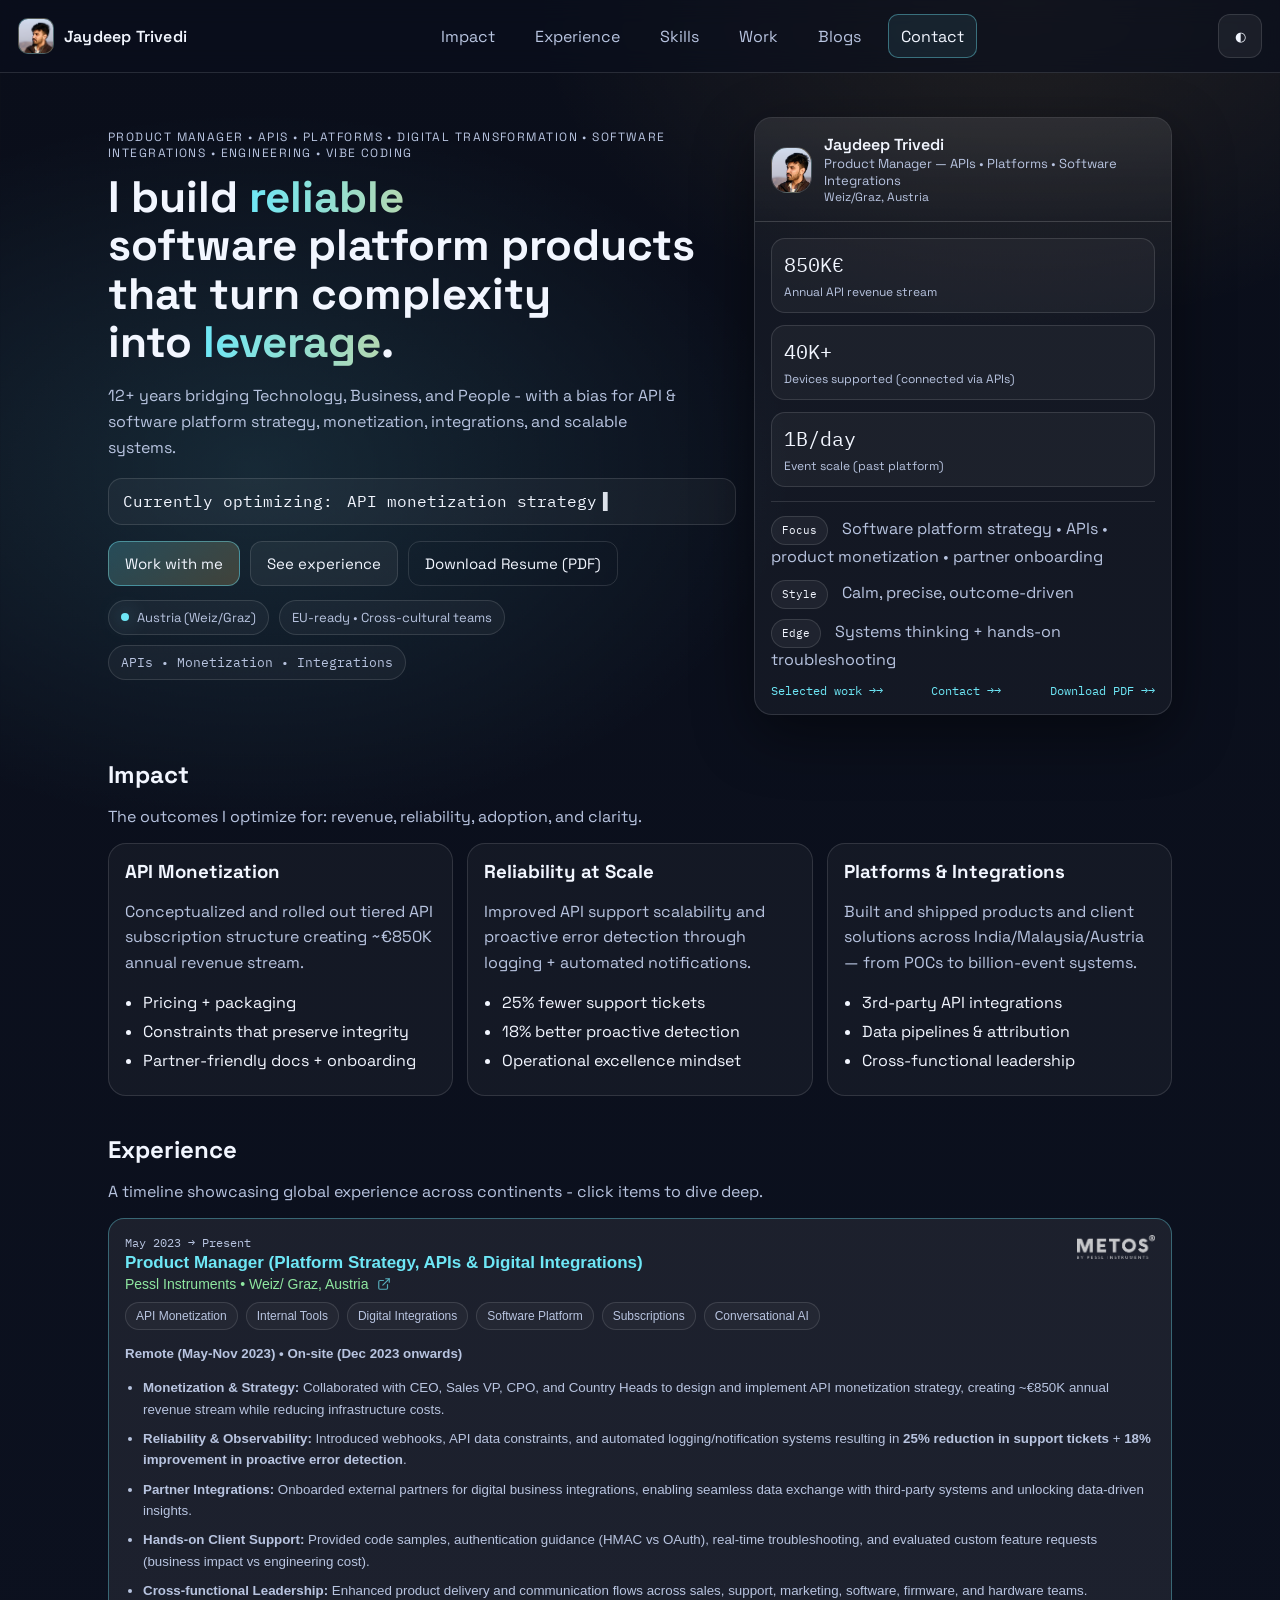
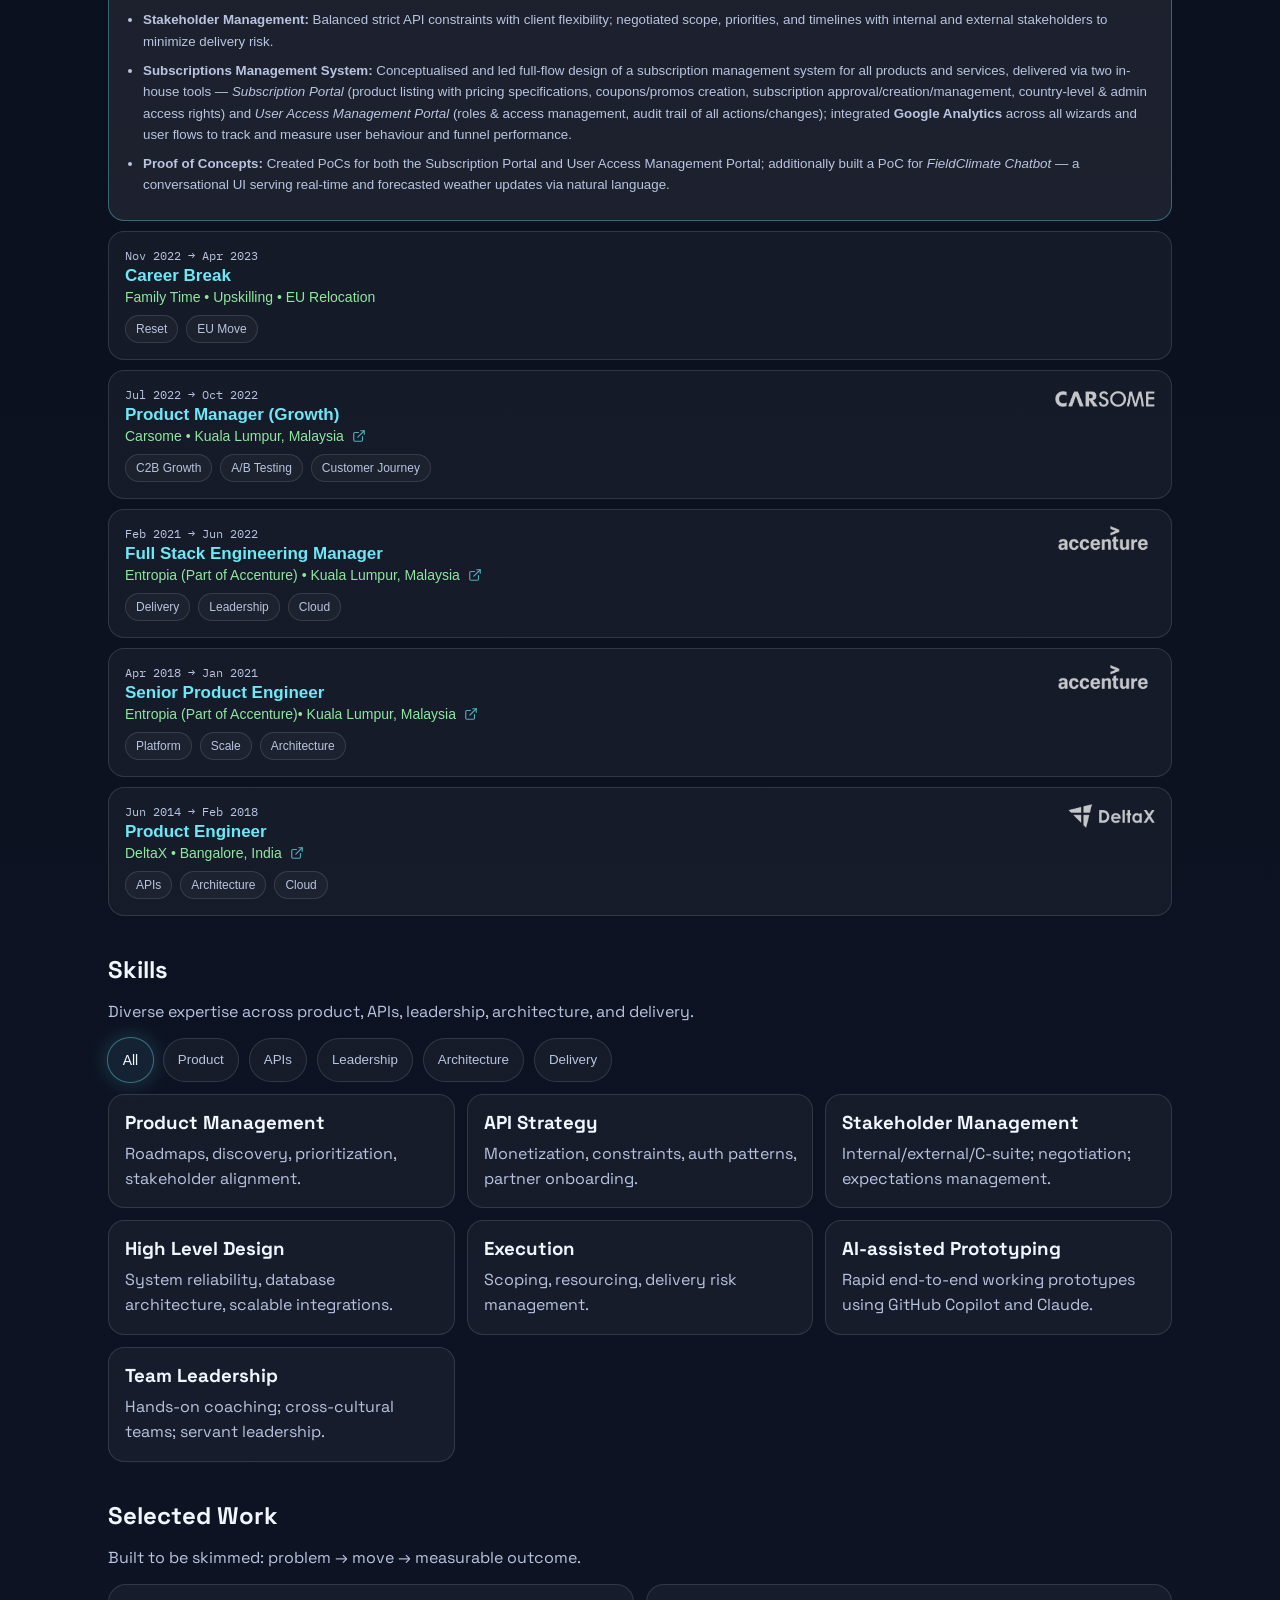
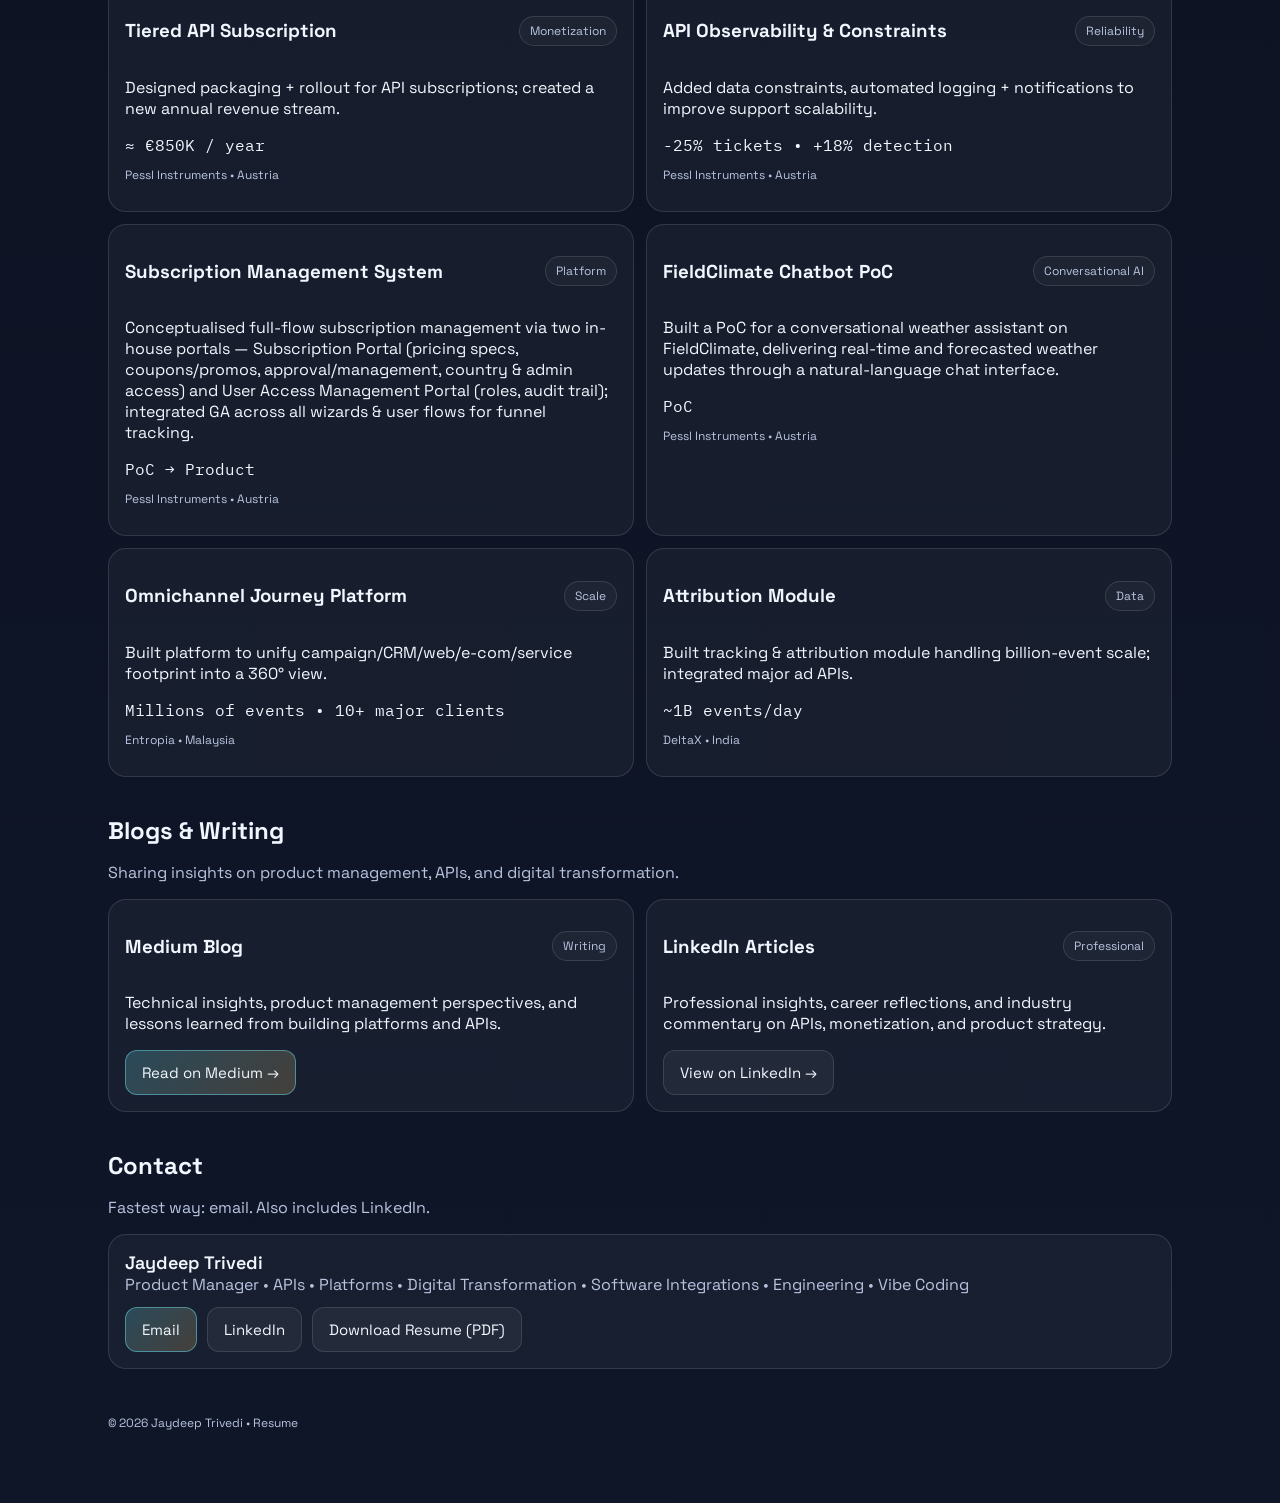
<file: index.html>
<!doctype html>
<html lang="en">
<head>
  <meta charset="utf-8" />
  <meta name="viewport" content="width=device-width, initial-scale=1" />
  <title>Jaydeep Trivedi — Product Manager (APIs, Platforms, Digital Transformation)</title>
  <meta name="description" content="One-page resume: Product Manager focused on APIs, platforms, digital transformation, monetization, and integrations." />
  <link rel="preconnect" href="https://fonts.googleapis.com">
  <link rel="preconnect" href="https://fonts.gstatic.com" crossorigin>
  <link href="https://fonts.googleapis.com/css2?family=Space+Grotesk:wght@400;500;600&family=IBM+Plex+Mono:wght@400;500&display=swap" rel="stylesheet">
  <link rel="stylesheet" href="styles.css" />
</head>

<body>
  <div id="scrollProgress" aria-hidden="true"></div>

  <header class="topbar">
    <a class="brand" href="#top">
      <span class="brandMark" aria-hidden="true">
        <img src="logos/jd_photo.jpg" alt="Jaydeep Trivedi" class="brandPhoto">
      </span>
      <span class="brandText">Jaydeep Trivedi</span>
    </a>

    <nav class="nav">
      <a href="#impact">Impact</a>
      <a href="#experience">Experience</a>
      <a href="#skills">Skills</a>
      <a href="#work">Work</a>
      <a href="#blogs">Blogs</a>
      <!-- <a href="#photo">Photography</a> -->
      <a href="#contact" class="cta">Contact</a>
    </nav>

    <button id="themeBtn" class="iconBtn" type="button" aria-label="Toggle theme">
      <span class="iconMoon" aria-hidden="true">◐</span>
    </button>
  </header>

  <main id="top" class="page">
    <!-- HERO -->
    <section class="hero">
      <div class="heroGrid">
        <div class="heroCopy">
          <p class="kicker">Product Manager • APIs • Platforms • Digital Transformation • Software Integrations • Engineering • Vibe Coding</p>

          <h1>
            I build <span class="glow">reliable</span> <br/>software platform products<br/>
            that turn complexity <br>into <span class="glow">leverage</span>.
          </h1>

          <p class="sub">
            12+ years bridging Technology, Business, and People - with a bias for
            API & software platform strategy, monetization, integrations, and scalable systems.
          </p>

          <div class="rotator">
            <span class="mono">Currently optimizing:</span>
            <span class="typewrap">
              <span id="typeTarget" class="typeTarget" aria-live="polite"></span>
              <span class="cursor" aria-hidden="true">▍</span>
            </span>
          </div>

          <div class="heroButtons">
            <a class="btn primary" href="#contact">Work with me</a>
            <a class="btn" href="#experience">See experience</a>
            <a class="btn ghost" href="Jaydeep_Trivedi_Resume_2026.html" target="_blank" rel="noreferrer">Download Resume (PDF)</a>
          </div>

          <div class="metaRow">
            <div class="pill"><span class="dot"></span> Austria (Weiz/Graz)</div>
            <div class="pill">EU-ready • Cross-cultural teams</div>
            <div class="pill mono">APIs • Monetization • Integrations</div>
          </div>
        </div>

        <aside class="heroCard">
          <div class="cardTop">
            <div class="avatar" aria-hidden="true">
              <img src="logos/jd_photo.jpg" alt="Jaydeep Trivedi" class="avatarImg">
            </div>
            <div>
              <div class="name">Jaydeep Trivedi</div>
              <div class="role">Product Manager — APIs • Platforms • Software Integrations</div>
              <div class="tiny">Weiz/Graz, Austria</div>
            </div>
          </div>

          <div class="cardBody">
            <div class="statGrid">
              <div class="stat">
                <div class="statNum" data-count="850" data-suffix="K€">0</div>
                <div class="statLbl">Annual API revenue stream</div>
              </div>
              <div class="stat">
                <div class="statNum" data-count="40000" data-suffix="+">0</div>
                <div class="statLbl">Devices supported (connected via APIs)</div>
              </div>
              <div class="stat">
                <div class="statNum" data-count="1000000000" data-suffix="/day">0</div>
                <div class="statLbl">Event scale (past platform)</div>
              </div>
            </div>

            <hr class="sep"/>

            <div class="miniList">
              <div class="miniItem">
                <span class="badge">Focus</span>
                <span>Software platform strategy • APIs • product monetization • partner onboarding</span>
              </div>
              <div class="miniItem">
                <span class="badge">Style</span>
                <span>Calm, precise, outcome-driven</span>
              </div>
              <div class="miniItem">
                <span class="badge">Edge</span>
                <span>Systems thinking + hands-on troubleshooting</span>
              </div>
            </div>

            <div class="cardLinks">
              <a href="#work" class="link">Selected work →</a>
              <a href="#contact" class="link">Contact →</a>
              <a href="Jaydeep_Trivedi_Resume_2026.html" target="_blank" rel="noreferrer" class="link">Download PDF →</a>
            </div>
          </div>
        </aside>
      </div>
    </section>

    <!-- IMPACT -->
    <section id="impact" class="section">
      <div class="sectionHead">
        <h2>Impact</h2>
        <p class="muted">The outcomes I optimize for: revenue, reliability, adoption, and clarity.</p>
      </div>

      <div class="cards3">
        <article class="card">
          <h3>API Monetization</h3>
          <p>Conceptualized and rolled out tiered API subscription structure creating ~€850K annual revenue stream.</p>
          <ul>
            <li>Pricing + packaging</li>
            <li>Constraints that preserve integrity</li>
            <li>Partner-friendly docs + onboarding</li>
          </ul>
        </article>

        <article class="card">
          <h3>Reliability at Scale</h3>
          <p>Improved API support scalability and proactive error detection through logging + automated notifications.</p>
          <ul>
            <li>25% fewer support tickets</li>
            <li>18% better proactive detection</li>
            <li>Operational excellence mindset</li>
          </ul>
        </article>

        <article class="card">
          <h3>Platforms & Integrations</h3>
          <p>Built and shipped products and client solutions across India/Malaysia/Austria — from POCs to billion-event systems.</p>
          <ul>
            <li>3rd-party API integrations</li>
            <li>Data pipelines & attribution</li>
            <li>Cross-functional leadership</li>
          </ul>
        </article>
      </div>
    </section>

    <!-- EXPERIENCE -->
    <section id="experience" class="section">
      <div class="sectionHead">
        <h2>Experience</h2>
        <p class="muted">A timeline showcasing global experience across continents - click items to dive deep.</p>
      </div>

      <div class="timeline" id="timeline">
        <button class="titem" data-open="true">
          <a href="https://metos.global/en/#" target="_blank" rel="noreferrer" class="companyLogoLink companyLogoTopRight" title="Visit Metos" onclick="event.stopPropagation();">
            <img src="logos/metos-green-logo.png" alt="Metos Logo" class="companyLogo" onerror="this.style.display='none'">
          </a>
          <div class="tleft">
            <div class="twhen">May 2023 → Present</div>
            <div class="trole">Product Manager (Platform Strategy, APIs & Digital Integrations)</div>
            <div class="torg">
              Pessl Instruments • Weiz/ Graz, Austria
              <a href="https://metos.global/en/#" target="_blank" rel="noreferrer" class="companyLink" title="Visit Metos" onclick="event.stopPropagation();">
                <svg width="14" height="14" viewBox="0 0 24 24" fill="none" stroke="currentColor" stroke-width="2" stroke-linecap="round" stroke-linejoin="round">
                  <path d="M18 13v6a2 2 0 0 1-2 2H5a2 2 0 0 1-2-2V8a2 2 0 0 1 2-2h6"></path>
                  <polyline points="15 3 21 3 21 9"></polyline>
                  <line x1="10" y1="14" x2="21" y2="3"></line>
                </svg>
              </a>
            </div>
          </div>
          <div class="tright">
            <span class="tag">API Monetization</span>
            <span class="tag">Internal Tools</span>
            <span class="tag">Digital Integrations</span>
            <span class="tag">Software Platform</span>
            <span class="tag">Subscriptions</span>
            <span class="tag">Conversational AI</span>
          </div>
          <div class="tbody">
            <p class="muted"><strong>Remote (May-Nov 2023) • On-site (Dec 2023 onwards)</strong></p>
            <ul>
              <li><strong>Monetization & Strategy:</strong> Collaborated with CEO, Sales VP, CPO, and Country Heads to design and implement API monetization strategy, creating ~€850K annual revenue stream while reducing infrastructure costs.</li>
              <li><strong>Reliability & Observability:</strong> Introduced webhooks, API data constraints, and automated logging/notification systems resulting in <strong>25% reduction in support tickets</strong> + <strong>18% improvement in proactive error detection</strong>.</li>
              <li><strong>Partner Integrations:</strong> Onboarded external partners for digital business integrations, enabling seamless data exchange with third-party systems and unlocking data-driven insights.</li>
              <li><strong>Hands-on Client Support:</strong> Provided code samples, authentication guidance (HMAC vs OAuth), real-time troubleshooting, and evaluated custom feature requests (business impact vs engineering cost).</li>
              <li><strong>Cross-functional Leadership:</strong> Enhanced product delivery and communication flows across sales, support, marketing, software, firmware, and hardware teams.</li>
              <li><strong>Stakeholder Management:</strong> Balanced strict API constraints with client flexibility; negotiated scope, priorities, and timelines with internal and external stakeholders to minimize delivery risk.</li>
              <li><strong>Subscriptions Management System:</strong> Conceptualised and led full-flow design of a subscription management system for all products and services, delivered via two in-house tools — <em>Subscription Portal</em> (product listing with pricing specifications, coupons/promos creation, subscription approval/creation/management, country-level &amp; admin access rights) and <em>User Access Management Portal</em> (roles &amp; access management, audit trail of all actions/changes); integrated <strong>Google Analytics</strong> across all wizards and user flows to track and measure user behaviour and funnel performance.</li>
              <li><strong>Proof of Concepts:</strong> Created PoCs for both the Subscription Portal and User Access Management Portal; additionally built a PoC for <em>FieldClimate Chatbot</em> — a conversational UI serving real-time and forecasted weather updates via natural language.</li>
            </ul>
          </div>
        </button>

        <button class="titem">
          <div class="tleft">
            <div class="twhen">Nov 2022 → Apr 2023</div>
            <div class="trole">Career Break</div>
            <div class="torg">Family Time • Upskilling • EU Relocation</div>
          </div>
          <div class="tright"><span class="tag">Reset</span><span class="tag">EU Move</span></div>
          <div class="tbody">
            <p class="muted">Intentional pause for family time, upskilling in product management and AI/ML technologies, and successful relocation from Malaysia to Austria (EU).</p>
          </div>
        </button>

        <button class="titem">
          <a href="https://www.carsome.my/" target="_blank" rel="noreferrer" class="companyLogoLink companyLogoTopRight" title="Visit Carsome" onclick="event.stopPropagation();">
            <img src="logos/carsome-logo.png" alt="Carsome Logo" class="companyLogo" onerror="this.style.display='none'">
          </a>
          <div class="tleft">
            <div class="twhen">Jul 2022 → Oct 2022</div>
            <div class="trole">Product Manager (Growth)</div>
            <div class="torg">
              Carsome • Kuala Lumpur, Malaysia
              <a href="https://www.carsome.my/" target="_blank" rel="noreferrer" class="companyLink" title="Visit Carsome" onclick="event.stopPropagation();">
                <svg width="14" height="14" viewBox="0 0 24 24" fill="none" stroke="currentColor" stroke-width="2" stroke-linecap="round" stroke-linejoin="round">
                  <path d="M18 13v6a2 2 0 0 1-2 2H5a2 2 0 0 1-2-2V8a2 2 0 0 1 2-2h6"></path>
                  <polyline points="15 3 21 3 21 9"></polyline>
                  <line x1="10" y1="14" x2="21" y2="3"></line>
                </svg>
              </a>
            </div>
          </div>
          <div class="tright">
            <span class="tag">C2B Growth</span>
            <span class="tag">A/B Testing</span>
            <span class="tag">Customer Journey</span>
          </div>
          <div class="tbody">
            <ul>
              <li><strong>Roadmap Alignment:</strong> Collaborated with stakeholders across departments to align features, initiatives, and roadmap with company leadership's vision.</li>
              <li><strong>Customer Journey Optimization:</strong> Identified friction points in customer journey and built features to acquire new users and retain existing ones, improving conversion rates and KPIs.</li>
              <li><strong>Product Discovery (C2B):</strong> Conducted discovery research to ensure team focused on solving real user problems and iterated based on learnings.</li>
              <li><strong>A/B Testing & Research:</strong> Validated ideas through A/B testing and user research in collaboration with UI/UX, Product, and Branding teams.</li>
              <li><strong>Growth-to-Product Translation:</strong> Worked with digital marketing and branding teams to translate growth initiatives into actionable product features.</li>
              <li><strong>Scrum Facilitation:</strong> Led feature prioritization and scrum ceremonies with engineering manager and tech lead to empower high-quality team decisions.</li>
              <li><strong>Documentation:</strong> Created detailed PRDs defining functional capabilities and acceptance criteria for user stories.</li>
            </ul>
          </div>
        </button>

        <button class="titem">
          <a href="https://www.accenture.com/my-en" target="_blank" rel="noreferrer" class="companyLogoLink companyLogoTopRight" title="Visit Accenture" onclick="event.stopPropagation();">
            <img src="logos/accenture-logo.png" alt="Accenture Logo" class="companyLogo accenture" onerror="this.style.display='none'">
          </a>
          <div class="tleft">
            <div class="twhen">Feb 2021 → Jun 2022</div>
            <div class="trole">Full Stack Engineering Manager</div>
            <div class="torg">
              Entropia (Part of Accenture) • Kuala Lumpur, Malaysia
              <a href="https://www.accenture.com/my-en" target="_blank" rel="noreferrer" class="companyLink" title="Visit Accenture" onclick="event.stopPropagation();">
                <svg width="14" height="14" viewBox="0 0 24 24" fill="none" stroke="currentColor" stroke-width="2" stroke-linecap="round" stroke-linejoin="round">
                  <path d="M18 13v6a2 2 0 0 1-2 2H5a2 2 0 0 1-2-2V8a2 2 0 0 1 2-2h6"></path>
                  <polyline points="15 3 21 3 21 9"></polyline>
                  <line x1="10" y1="14" x2="21" y2="3"></line>
                </svg>
              </a>
            </div>
          </div>
          <div class="tright">
            <span class="tag">Delivery</span>
            <span class="tag">Leadership</span>
            <span class="tag">Cloud</span>
          </div>
          <div class="tbody">
            <p class="muted">Led engineering teams from ideation/requirements to deployment across multiple high-impact digital transformation projects:</p>
            <ul>
              <li><strong>AIA Insurance (Philippines):</strong> Built recommendation engine using persona & psychometric analysis. <em>Stack: Vue.js, Laravel, xVector, AWS (EC2 + LB + S3 + SES), MySQL</em></li>
              <li><strong>Heineken/Drinkies (Malaysia):</strong> Created online/offline data streams for user segmentation based on beer taste profiles and purchasing patterns. <em>Stack: .NET Core, AWS S3, Magento, AWS Neptune, AWS Lambda, AWS Athena</em></li>
              <li><strong>RHB Bank Berhad (Malaysia):</strong> Designed robust IC verification system with salary-based insurance product recommendations. <em>Stack: .NET Core MVC, JS, SQL Server, IIS</em></li>
              <li><strong>MDEC (Malaysia Government):</strong> Developed 3-portal system for marketing team & partners to approve/reject training applications from startups with automated profiling. <em>Stack: Vue.js, Laravel, MySQL, AWS (EC2 + S3 + SES)</em></li>
              <li>Managed full project lifecycle: architecture decisions, team leadership, stakeholder communication, and production deployment.</li>
            </ul>
          </div>
        </button>

        <button class="titem">
          <a href="https://www.accenture.com/my-en" target="_blank" rel="noreferrer" class="companyLogoLink companyLogoTopRight" title="Visit Accenture" onclick="event.stopPropagation();">
            <img src="logos/accenture-logo.png" alt="Accenture Logo" class="companyLogo accenture" onerror="this.style.display='none'">
          </a>
          <div class="tleft">
            <div class="twhen">Apr 2018 → Jan 2021</div>
            <div class="trole">Senior Product Engineer</div>
            <div class="torg">
              Entropia (Part of Accenture)• Kuala Lumpur, Malaysia
              <a href="https://www.accenture.com/my-en" target="_blank" rel="noreferrer" class="companyLink" title="Visit Accenture" onclick="event.stopPropagation();">
                <svg width="14" height="14" viewBox="0 0 24 24" fill="none" stroke="currentColor" stroke-width="2" stroke-linecap="round" stroke-linejoin="round">
                  <path d="M18 13v6a2 2 0 0 1-2 2H5a2 2 0 0 1-2-2V8a2 2 0 0 1 2-2h6"></path>
                  <polyline points="15 3 21 3 21 9"></polyline>
                  <line x1="10" y1="14" x2="21" y2="3"></line>
                </svg>
              </a>
            </div>
          </div>
          <div class="tright">
            <span class="tag">Platform</span>
            <span class="tag">Scale</span>
            <span class="tag">Architecture</span>
          </div>
          <div class="tbody">
            <p class="muted"><strong>Built "Elon"</strong> (omnichannel customer journey mapping platform integrating campaigns, CRM, website, e-commerce, customer service, and in-store data for 360° customer view.)</p>
            <ul>
              <li><strong>Scale & Impact:</strong> Handled <strong>millions of events</strong> for 10+ major clients (Heineken, AIA, Taylors, Sime Darby, KFC). Enabled data-driven marketing that increased client sales by <strong>5-10%</strong>.</li>
              <li><strong>Technical Leadership:</strong> Managed lean team of 5, reported directly to CTO. Made critical architecture decisions: SQL + Graph DB hybrid, AWS Neptune over Cosmos/Neo4j, managed cloud services over custom DevOps.</li>
              <li><strong>Architecture Decisions:</strong> Chose combination of SQL (data ingestion) + Graph DB (relationship mapping) to efficiently process events and generate reports/dashboards at scale.</li>
              <li><strong>Horizontally Scalable:</strong> Designed platform to scale seamlessly with growing event volumes and client base.</li>
              <li><em>Stack: Vue.js, .NET Core, C# Microservices, PostgreSQL, AWS Neptune, AWS S3, AWS EC2, AWS EBS, AWS SES, RabbitMQ, Jenkins, Bitbucket</em></li>
            </ul>
          </div>
        </button>

        <button class="titem">
          <a href="https://deltax.com/" target="_blank" rel="noreferrer" class="companyLogoLink companyLogoTopRight" title="Visit DeltaX" onclick="event.stopPropagation();">
            <img src="logos/deltax-logo.png" alt="DeltaX Logo" class="companyLogo" onerror="this.style.display='none'">
          </a>
          <div class="tleft">
            <div class="twhen">Jun 2014 → Feb 2018</div>
            <div class="trole">Product Engineer</div>
            <div class="torg">
              DeltaX • Bangalore, India
              <a href="https://deltax.com/" target="_blank" rel="noreferrer" class="companyLink" title="Visit DeltaX" onclick="event.stopPropagation();">
                <svg width="14" height="14" viewBox="0 0 24 24" fill="none" stroke="currentColor" stroke-width="2" stroke-linecap="round" stroke-linejoin="round">
                  <path d="M18 13v6a2 2 0 0 1-2 2H5a2 2 0 0 1-2-2V8a2 2 0 0 1 2-2h6"></path>
                  <polyline points="15 3 21 3 21 9"></polyline>
                  <line x1="10" y1="14" x2="21" y2="3"></line>
                </svg>
              </a>
            </div>
          </div>
          <div class="tright">
            <span class="tag">APIs</span>
            <span class="tag">Architecture</span>
            <span class="tag">Cloud</span>
          </div>
          <div class="tbody">
            <p class="muted"><strong>DeltaX:</strong> Cloud-based digital media management platform for agencies and advertisers to buy, track, attribute, optimize, and report media across search, social, display RTB, mobile, and video channels.</p>
            <ul>
              <li><strong>Platform Architecture:</strong> Contributed to algorithm design, application architecture, and implementation of web-based UIs, highly available & fault-tolerant systems.</li>
              <li><strong>API Development:</strong> Designed and developed reliable APIs for third-party integrations. Integrated with Google Analytics, syncing data between GA accounts and DeltaX platform.</li>
              <li><strong>Core Platform Engineering:</strong> Built core platform using ASP.NET MVC 3, Entity Framework (Code First), Windows Services, MS SQL Server 2008, deployed on Azure.</li>
              <li><strong>Reliability Systems:</strong> Designed and implemented error handling & notification system from scratch, alerting developers of data processing issues in real-time, significantly reducing downtime.</li>
              <li>Worked on media attribution, campaign optimization, and multi-channel reporting systems handling large-scale advertising data.</li>
            </ul>
          </div>
        </button>
      </div>
    </section>

    <!-- SKILLS -->
    <section id="skills" class="section">
      <div class="sectionHead">
        <h2>Skills</h2>
        <p class="muted">Diverse expertise across product, APIs, leadership, architecture, and delivery.</p>
      </div>

      <div class="filters" id="filters" role="group" aria-label="Skill filters">
        <button class="chip active" data-filter="all">All</button>
        <button class="chip" data-filter="product">Product</button>
        <button class="chip" data-filter="api">APIs</button>
        <button class="chip" data-filter="leadership">Leadership</button>
        <button class="chip" data-filter="architecture">Architecture</button>
        <button class="chip" data-filter="delivery">Delivery</button>
      </div>

      <div class="skillGrid" id="skillGrid">
        <div class="skillCard" data-cat="product">
          <h3>Product Management</h3>
          <p>Roadmaps, discovery, prioritization, stakeholder alignment.</p>
        </div>
        <div class="skillCard" data-cat="api">
          <h3>API Strategy</h3>
          <p>Monetization, constraints, auth patterns, partner onboarding.</p>
        </div>
        <div class="skillCard" data-cat="leadership">
          <h3>Stakeholder Management</h3>
          <p>Internal/external/C-suite; negotiation; expectations management.</p>
        </div>
        <div class="skillCard" data-cat="architecture">
          <h3>High Level Design</h3>
          <p>System reliability, database architecture, scalable integrations.</p>
        </div>
        <div class="skillCard" data-cat="delivery">
          <h3>Execution</h3>
          <p>Scoping, resourcing, delivery risk management.</p>
        </div>
        <div class="skillCard" data-cat="delivery">
          <h3>AI-assisted Prototyping</h3>
          <p>Rapid end-to-end working prototypes using GitHub Copilot and Claude.</p>
        </div>
        <div class="skillCard" data-cat="leadership">
          <h3>Team Leadership</h3>
          <p>Hands-on coaching; cross-cultural teams; servant leadership.</p>
        </div>
      </div>
    </section>

    <!-- WORK -->
    <section id="work" class="section">
      <div class="sectionHead">
        <h2>Selected Work</h2>
        <p class="muted">Built to be skimmed: problem → move → measurable outcome.</p>
      </div>

      <div class="workGrid">
        <article class="workCard">
          <div class="workTop">
            <h3>Tiered API Subscription</h3>
            <span class="tag">Monetization</span>
          </div>
          <p>Designed packaging + rollout for API subscriptions; created a new annual revenue stream.</p>
          <div class="workKpi mono">≈ €850K / year</div>
          <p class="tiny muted">Pessl Instruments • Austria</p>
        </article>

        <article class="workCard">
          <div class="workTop">
            <h3>API Observability & Constraints</h3>
            <span class="tag">Reliability</span>
          </div>
          <p>Added data constraints, automated logging + notifications to improve support scalability.</p>
          <div class="workKpi mono">-25% tickets • +18% detection</div>
          <p class="tiny muted">Pessl Instruments • Austria</p>
        </article>

        <article class="workCard">
          <div class="workTop">
            <h3>Subscription Management System</h3>
            <span class="tag">Platform</span>
          </div>
          <p>Conceptualised full-flow subscription management via two in-house portals — Subscription Portal (pricing specs, coupons/promos, approval/management, country &amp; admin access) and User Access Management Portal (roles, audit trail); integrated GA across all wizards &amp; user flows for funnel tracking.</p>
          <div class="workKpi mono">PoC → Product</div>
          <p class="tiny muted">Pessl Instruments • Austria</p>
        </article>

        <article class="workCard">
          <div class="workTop">
            <h3>FieldClimate Chatbot PoC</h3>
            <span class="tag">Conversational AI</span>
          </div>
          <p>Built a PoC for a conversational weather assistant on FieldClimate, delivering real-time and forecasted weather updates through a natural-language chat interface.</p>
          <div class="workKpi mono">PoC</div>
          <p class="tiny muted">Pessl Instruments • Austria</p>
        </article>

        <article class="workCard">
          <div class="workTop">
            <h3>Omnichannel Journey Platform</h3>
            <span class="tag">Scale</span>
          </div>
          <p>Built platform to unify campaign/CRM/web/e-com/service footprint into a 360° view.</p>
          <div class="workKpi mono">Millions of events • 10+ major clients</div>
          <p class="tiny muted">Entropia • Malaysia</p>
        </article>

        <article class="workCard">
          <div class="workTop">
            <h3>Attribution Module</h3>
            <span class="tag">Data</span>
          </div>
          <p>Built tracking & attribution module handling billion-event scale; integrated major ad APIs.</p>
          <div class="workKpi mono">~1B events/day</div>
          <p class="tiny muted">DeltaX • India</p>
        </article>
      </div>
    </section>

    <!-- BLOGS -->
    <section id="blogs" class="section">
      <div class="sectionHead">
        <h2>Blogs & Writing</h2>
        <p class="muted">Sharing insights on product management, APIs, and digital transformation.</p>
      </div>

      <div class="workGrid">
        <article class="workCard">
          <div class="workTop">
            <h3>Medium Blog</h3>
            <span class="tag">Writing</span>
          </div>
          <p>Technical insights, product management perspectives, and lessons learned from building platforms and APIs.</p>
          <div style="margin-top:14px;">
            <a class="btn primary" href="https://medium.com/@jaydeepjtrivedi" target="_blank" rel="noreferrer">Read on Medium →</a>
          </div>
        </article>

        <article class="workCard">
          <div class="workTop">
            <h3>LinkedIn Articles</h3>
            <span class="tag">Professional</span>
          </div>
          <p>Professional insights, career reflections, and industry commentary on APIs, monetization, and product strategy.</p>
          <div style="margin-top:14px;">
            <a class="btn" href="https://www.linkedin.com/in/jaydeeptrivedi/" target="_blank" rel="noreferrer">View on LinkedIn →</a>
          </div>
        </article>
      </div>
    </section>

    <!-- PHOTOGRAPHY SECTION - Commented out for later integration
    <section id="photo" class="section">
      <div class="sectionHead">
        <h2>Photography</h2>
        <p class="muted">A quiet counterweight to systems: composition, light, timing. Click any photo to expand.</p>
      </div>

      <div class="photoGrid">
        <div class="photo" data-photo="1" 
             data-title="Alpine Morning"
             data-location="Graz, Austria"
             data-lat="47.0707"
             data-lng="15.4395"
             data-camera="Sony A7 III"
             data-lens="24-70mm f/2.8"
             data-settings="f/5.6 • 1/250s • ISO 200">
          <div class="photoOverlay">
            <span class="photoTitle">Alpine Morning</span>
            <span class="photoLocation">📍 Graz, Austria</span>
          </div>
        </div>
        
        <div class="photo" data-photo="2" 
             data-title="Urban Geometry"
             data-location="Vienna, Austria"
             data-lat="48.2082"
             data-lng="16.3738"
             data-camera="Sony A7 III"
             data-lens="16-35mm f/4"
             data-settings="f/8 • 1/125s • ISO 400">
          <div class="photoOverlay">
            <span class="photoTitle">Urban Geometry</span>
            <span class="photoLocation">📍 Vienna, Austria</span>
          </div>
        </div>
        
        <div class="photo" data-photo="3" 
             data-title="Market Stories"
             data-location="Kuala Lumpur, Malaysia"
             data-lat="3.1390"
             data-lng="101.6869"
             data-camera="Sony A7 III"
             data-lens="85mm f/1.8"
             data-settings="f/2.8 • 1/500s • ISO 800">
          <div class="photoOverlay">
            <span class="photoTitle">Market Stories</span>
            <span class="photoLocation">📍 Kuala Lumpur, Malaysia</span>
          </div>
        </div>
        
        <div class="photo" data-photo="4" 
             data-title="Golden Hour"
             data-location="Bangalore, India"
             data-lat="12.9716"
             data-lng="77.5946"
             data-camera="Sony A7 III"
             data-lens="70-200mm f/2.8"
             data-settings="f/4 • 1/1000s • ISO 100">
          <div class="photoOverlay">
            <span class="photoTitle">Golden Hour</span>
            <span class="photoLocation">📍 Bangalore, India</span>
          </div>
        </div>
      </div>

      <div class="note">
        <p class="mono">
          📸 Click photos to view full details • EXIF metadata • Location pins • Replace with your actual images!
        </p>
      </div>
    </section>

    <div id="lightbox" class="lightbox" role="dialog" aria-modal="true" aria-hidden="true">
      <div class="lightboxOverlay"></div>
      <div class="lightboxContent">
        <button class="lightboxClose" aria-label="Close lightbox">✕</button>
        
        <div class="lightboxMain">
          <div class="lightboxImage">
            <div class="lightboxImagePlaceholder" id="lightboxImageContainer">
              <span class="lightboxImageText">Photo Preview</span>
            </div>
          </div>
          
          <div class="lightboxInfo">
            <div class="lightboxHeader">
              <h3 id="lightboxTitle">Photo Title</h3>
              <a id="lightboxMap" class="lightboxMapLink" href="#" target="_blank" rel="noreferrer">
                <span id="lightboxLocation">📍 Location</span>
              </a>
            </div>
            
            <div class="lightboxExif">
              <h4>Camera & Settings</h4>
              <div class="exifGrid">
                <div class="exifItem">
                  <span class="exifLabel">Camera</span>
                  <span class="exifValue" id="exifCamera">—</span>
                </div>
                <div class="exifItem">
                  <span class="exifLabel">Lens</span>
                  <span class="exifValue" id="exifLens">—</span>
                </div>
                <div class="exifItem">
                  <span class="exifLabel">Settings</span>
                  <span class="exifValue" id="exifSettings">—</span>
                </div>
              </div>
            </div>
            
            <div class="lightboxNav">
              <button class="lightboxNavBtn" id="lightboxPrev" aria-label="Previous photo">← Previous</button>
              <span class="lightboxCounter" id="lightboxCounter">1 of 4</span>
              <button class="lightboxNavBtn" id="lightboxNext" aria-label="Next photo">Next →</button>
            </div>
          </div>
        </div>
      </div>
    </div>
    END PHOTOGRAPHY SECTION -->

    <!-- CONTACT -->
    <section id="contact" class="section">
      <div class="sectionHead">
        <h2>Contact</h2>
        <p class="muted">Fastest way: email. Also includes LinkedIn.</p>
      </div>

      <div class="contactCard">
        <div>
          <div class="contactName">Jaydeep Trivedi</div>
          <div class="muted">Product Manager • APIs • Platforms • Digital Transformation • Software Integrations • Engineering • Vibe Coding</div>
        </div>

        <div class="contactRow">
          <a class="btn primary" href="mailto:JD.TRI.90@gmail.com">Email</a>
          <a class="btn" href="https://www.linkedin.com/in/jaydeeptrivedi/" target="_blank" rel="noreferrer">LinkedIn</a>
          <a class="btn" href="Jaydeep_Trivedi_Resume_2026.html" target="_blank" rel="noreferrer">Download Resume (PDF)</a>
        </div>

        <!--<p class="tiny muted">
          Languages: English (IELTS C1/7.5), Hindi, Gujarati.
        </p>-->
      </div>
    </section>

    <footer class="footer">
      <p class="tiny muted">© <span id="year">2026</span> Jaydeep Trivedi • Resume</p>
    </footer>
  </main>

  <script src="script.js"></script>
</body>
</html>
</file>
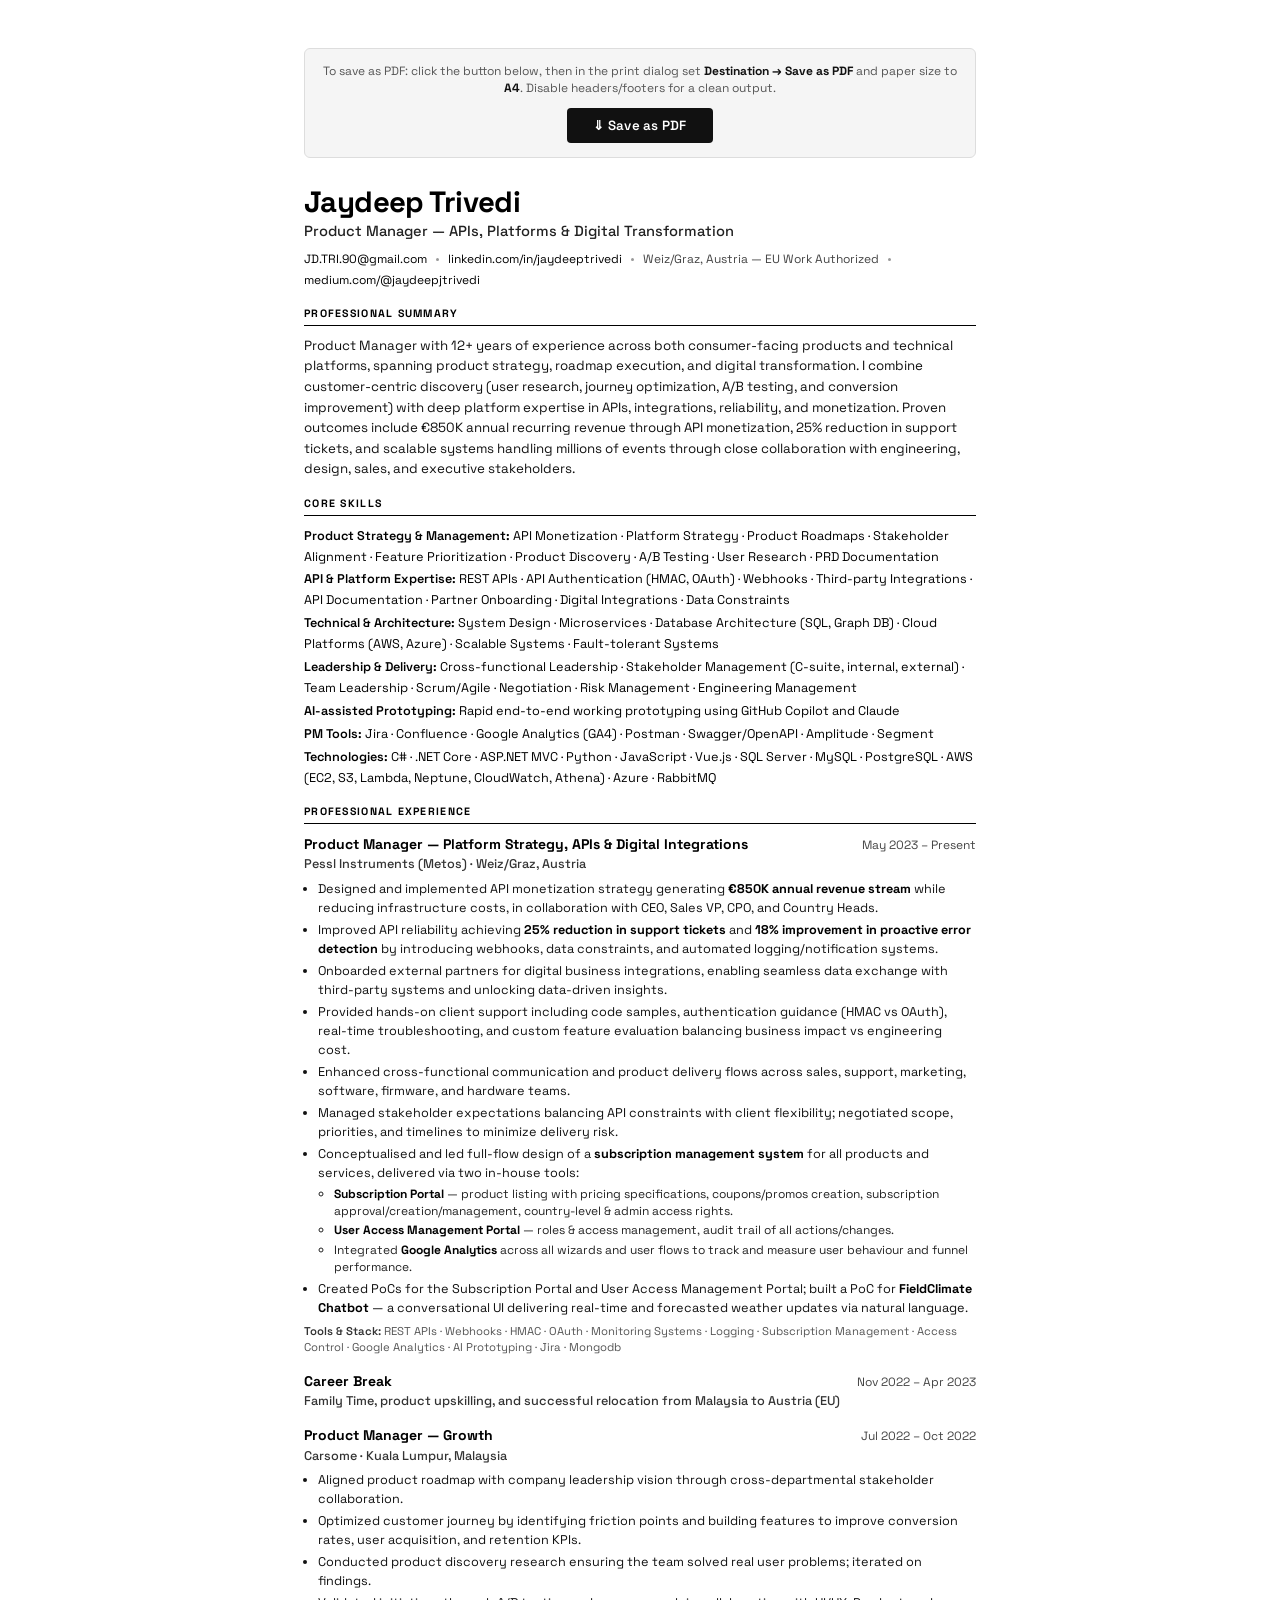
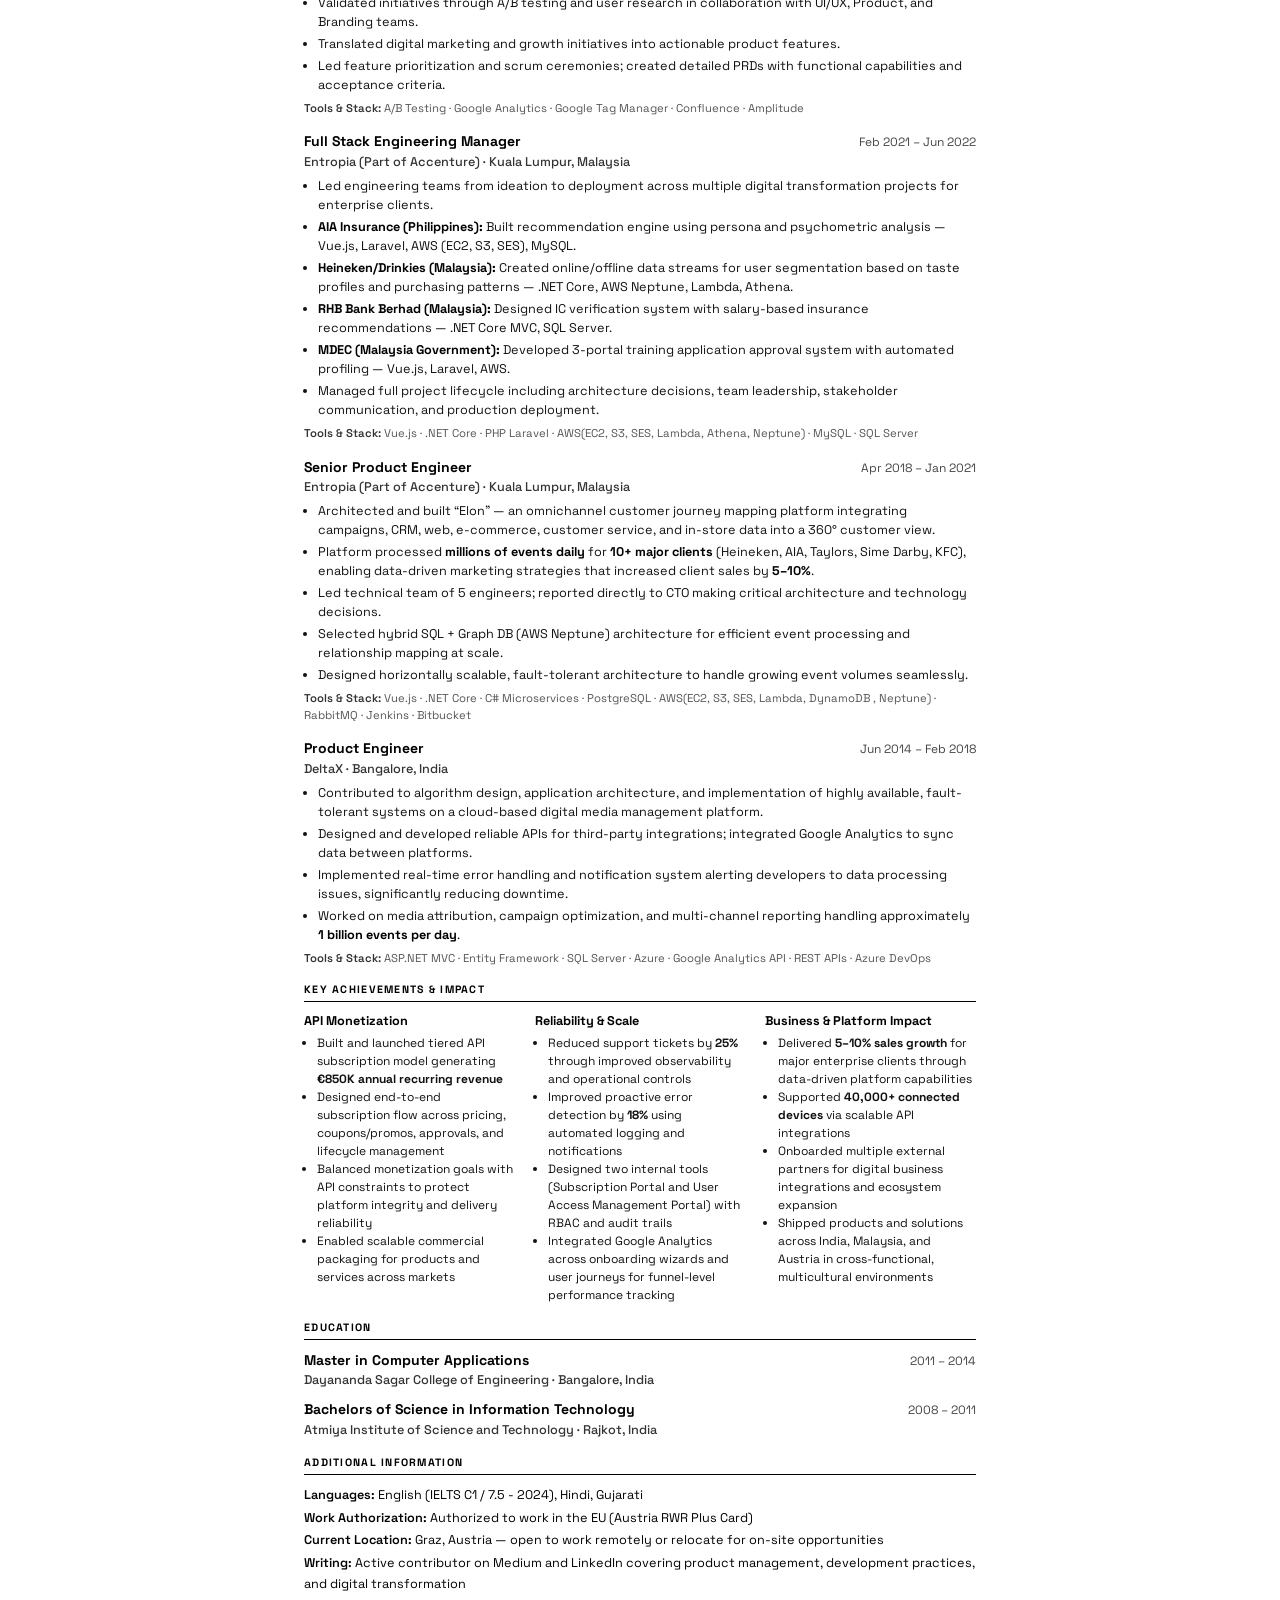
<file: Jaydeep_Trivedi_Resume_2026.html>
<!doctype html>
<html lang="en">
<head>
  <meta charset="utf-8" />
  <meta name="viewport" content="width=device-width, initial-scale=1" />
  <title>Jaydeep Trivedi - Resume - 2026</title>
  <link rel="preconnect" href="https://fonts.googleapis.com">
  <link rel="preconnect" href="https://fonts.gstatic.com" crossorigin>
  <link href="https://fonts.googleapis.com/css2?family=Space+Grotesk:wght@400;500;600;700&display=swap" rel="stylesheet">
  <style>
    *, *::before, *::after { box-sizing: border-box; margin: 0; padding: 0; }

    body {
      font-family: 'Space Grotesk', -apple-system, BlinkMacSystemFont, 'Segoe UI', Helvetica, Arial, sans-serif;
      font-size: 10.5pt;
      line-height: 1.45;
      color: #000;
      background: #fff;
      max-width: 8.5in;
      margin: 0 auto;
      padding: 0.5in 0.75in 0.6in;
    }

    /* ─── Print action bar (hidden on print) ──────── */
    .printBar {
      text-align: center;
      margin-bottom: 28px;
      padding: 14px 16px;
      background: #f5f5f5;
      border: 1px solid #ddd;
      border-radius: 6px;
    }
    .printBar p {
      font-size: 9pt;
      color: #555;
      margin-bottom: 10px;
    }
    .printBar p strong { color: #111; }
    .printBtn {
      display: inline-block;
      padding: 9px 26px;
      background: #111;
      color: #fff;
      border: none;
      border-radius: 4px;
      font-family: inherit;
      font-size: 10pt;
      font-weight: 600;
      cursor: pointer;
      letter-spacing: 0.02em;
    }
    .printBtn:hover { background: #333; }

    @media print {
      .printBar { display: none !important; }
      body { padding: 0; max-width: none; }
      @page { margin: 0.6in 0.7in; size: A4; }
      .job { page-break-inside: avoid; }
      .section { page-break-inside: avoid; }
    }

    /* ─── Header ──────────────────────────────────── */
    .rHeader { margin-bottom: 14px; }

    .rName {
      font-size: 22pt;
      font-weight: 700;
      letter-spacing: -0.02em;
      line-height: 1.1;
      color: #000;
    }

    .rTitle {
      font-size: 11pt;
      font-weight: 500;
      color: #222;
      margin-top: 3px;
    }

    .rContact {
      font-size: 9pt;
      color: #444;
      margin-top: 7px;
      line-height: 1.7;
    }

    .rContact a {
      color: #000;
      text-decoration: none;
    }

    .rContact a:hover { text-decoration: underline; }

    .dot {
      display: inline-block;
      width: 3px;
      height: 3px;
      background: #999;
      border-radius: 50%;
      vertical-align: middle;
      margin: 0 6px;
      position: relative;
      top: -1px;
    }

    /* ─── Section headings ──────────────────────────── */
    .section { margin-top: 16px; }

    .sectionTitle {
      font-size: 8pt;
      font-weight: 700;
      letter-spacing: 0.12em;
      text-transform: uppercase;
      color: #000;
      border-bottom: 1.5px solid #000;
      padding-bottom: 3px;
      margin-bottom: 10px;
    }

    /* ─── Summary ───────────────────────────────────── */
    .summary {
      font-size: 10pt;
      line-height: 1.55;
      color: #111;
    }

    /* ─── Skills ────────────────────────────────────── */
    .skillRow {
      font-size: 9.5pt;
      line-height: 1.65;
      margin-bottom: 2px;
    }
    .skillCat { font-weight: 600; }

    /* ─── Experience ────────────────────────────────── */
    .job { margin-bottom: 15px; }

    .jobHeader {
      display: flex;
      justify-content: space-between;
      align-items: baseline;
      flex-wrap: wrap;
      gap: 4px;
    }

    .jobRole {
      font-size: 10.5pt;
      font-weight: 700;
      color: #000;
    }

    .jobDate {
      font-size: 9pt;
      color: #444;
      white-space: nowrap;
    }

    .jobOrg {
      font-size: 9.5pt;
      color: #333;
      margin-top: 1px;
      margin-bottom: 6px;
      font-weight: 500;
    }

    .jobBullets {
      padding-left: 14px;
      list-style: disc;
    }

    .jobBullets > li {
      font-size: 9.5pt;
      line-height: 1.5;
      margin-bottom: 3px;
      color: #111;
    }

    .jobBullets > li strong { color: #000; }

    .subList {
      padding-left: 16px;
      list-style: circle;
      margin-top: 3px;
    }

    .subList li {
      font-size: 9pt;
      line-height: 1.45;
      margin-bottom: 2px;
      color: #222;
    }

    .jobTech {
      font-size: 8.5pt;
      color: #555;
      margin-top: 5px;
    }

    .jobTech span { font-weight: 600; color: #333; }

    /* ─── Key Achievements ──────────────────────────── */
    .achieveGrid {
      display: grid;
      grid-template-columns: 1fr 1fr 1fr;
      gap: 8px 20px;
    }

    .achieveBlock h4 {
      font-size: 9.5pt;
      font-weight: 700;
      margin-bottom: 4px;
      color: #000;
    }

    .achieveBlock ul {
      padding-left: 13px;
      list-style: disc;
    }

    .achieveBlock ul li {
      font-size: 9pt;
      line-height: 1.5;
      color: #111;
    }

    .achieveBlock p {
      font-size: 9pt;
      line-height: 1.5;
      color: #111;
    }

    /* ─── Additional ────────────────────────────────── */
    .addlRow {
      font-size: 9.5pt;
      line-height: 1.65;
      margin-bottom: 2px;
    }

    .addlLabel { font-weight: 600; }

    @media print {
      .achieveGrid { display: block; }
      .achieveBlock { margin-bottom: 8px; }
    }
  </style>
</head>
<body>

  <!-- PRINT BAR -->
  <div class="printBar">
    <p>To save as PDF: click the button below, then in the print dialog set <strong>Destination → Save as PDF</strong> and paper size to <strong>A4</strong>. Disable headers/footers for a clean output.</p>
    <button class="printBtn" onclick="window.print()">&#8659; Save as PDF</button>
  </div>

  <!-- HEADER -->
  <div class="rHeader">
    <div class="rName">Jaydeep Trivedi</div>
    <div class="rTitle">Product Manager &mdash; APIs, Platforms &amp; Digital Transformation</div>
    <div class="rContact">
      <a href="mailto:JD.TRI.90@gmail.com">JD.TRI.90@gmail.com</a>
      <span class="dot"></span>
      <a href="https://linkedin.com/in/jaydeeptrivedi" target="_blank" rel="noreferrer">linkedin.com/in/jaydeeptrivedi</a>
      <span class="dot"></span>
      Weiz/Graz, Austria &mdash; EU Work Authorized
      <span class="dot"></span>
      <a href="https://medium.com/@jaydeepjtrivedi" target="_blank" rel="noreferrer">medium.com/@jaydeepjtrivedi</a>
    </div>
  </div>

  <!-- SUMMARY -->
  <div class="section">
    <div class="sectionTitle">Professional Summary</div>
    <p class="summary">
      Product Manager with 12+ years of experience across both consumer-facing products and technical platforms, spanning product strategy, roadmap execution, and digital transformation. I combine customer-centric discovery (user research, journey optimization, A/B testing, and conversion improvement) with deep platform expertise in APIs, integrations, reliability, and monetization. Proven outcomes include &euro;850K annual recurring revenue through API monetization, 25% reduction in support tickets, and scalable systems handling millions of events through close collaboration with engineering, design, sales, and executive stakeholders.
    </p>
  </div>

  <!-- CORE SKILLS -->
  <div class="section">
    <div class="sectionTitle">Core Skills</div>
    <div class="skillRow"><span class="skillCat">Product Strategy &amp; Management:</span> API Monetization &middot; Platform Strategy &middot; Product Roadmaps &middot; Stakeholder Alignment &middot; Feature Prioritization &middot; Product Discovery &middot; A/B Testing &middot; User Research &middot; PRD Documentation</div>
    <div class="skillRow"><span class="skillCat">API &amp; Platform Expertise:</span> REST APIs &middot; API Authentication (HMAC, OAuth) &middot; Webhooks &middot; Third-party Integrations &middot; API Documentation &middot; Partner Onboarding &middot; Digital Integrations &middot; Data Constraints</div>
    <div class="skillRow"><span class="skillCat">Technical &amp; Architecture:</span> System Design &middot; Microservices &middot; Database Architecture (SQL, Graph DB) &middot; Cloud Platforms (AWS, Azure) &middot; Scalable Systems &middot; Fault-tolerant Systems</div>
    <div class="skillRow"><span class="skillCat">Leadership &amp; Delivery:</span> Cross-functional Leadership &middot; Stakeholder Management (C-suite, internal, external) &middot; Team Leadership &middot; Scrum/Agile &middot; Negotiation &middot; Risk Management &middot; Engineering Management</div>
    <div class="skillRow"><span class="skillCat">AI-assisted Prototyping:</span> Rapid end-to-end working prototyping using GitHub Copilot and Claude</div>
    <div class="skillRow"><span class="skillCat">PM Tools:</span> Jira &middot; Confluence &middot; Google Analytics (GA4) &middot; Postman &middot; Swagger/OpenAPI &middot; Amplitude &middot; Segment</div>
    <div class="skillRow"><span class="skillCat">Technologies:</span> C# &middot; .NET Core &middot; ASP.NET MVC &middot; Python &middot; JavaScript &middot; Vue.js &middot; SQL Server &middot; MySQL &middot; PostgreSQL &middot; AWS (EC2, S3, Lambda, Neptune, CloudWatch, Athena) &middot; Azure &middot; RabbitMQ</div>
  </div>

  <!-- EXPERIENCE -->
  <div class="section">
    <div class="sectionTitle">Professional Experience</div>

    <!-- Pessl Instruments -->
    <div class="job">
      <div class="jobHeader">
        <span class="jobRole">Product Manager &mdash; Platform Strategy, APIs &amp; Digital Integrations</span>
        <span class="jobDate">May 2023 &ndash; Present</span>
      </div>
      <div class="jobOrg">Pessl Instruments (Metos) &middot; Weiz/Graz, Austria</div>
      <ul class="jobBullets">
        <li>Designed and implemented API monetization strategy generating <strong>&euro;850K annual revenue stream</strong> while reducing infrastructure costs, in collaboration with CEO, Sales VP, CPO, and Country Heads.</li>
        <li>Improved API reliability achieving <strong>25% reduction in support tickets</strong> and <strong>18% improvement in proactive error detection</strong> by introducing webhooks, data constraints, and automated logging/notification systems.</li>
        <li>Onboarded external partners for digital business integrations, enabling seamless data exchange with third-party systems and unlocking data-driven insights.</li>
        <li>Provided hands-on client support including code samples, authentication guidance (HMAC vs OAuth), real-time troubleshooting, and custom feature evaluation balancing business impact vs engineering cost.</li>
        <li>Enhanced cross-functional communication and product delivery flows across sales, support, marketing, software, firmware, and hardware teams.</li>
        <li>Managed stakeholder expectations balancing API constraints with client flexibility; negotiated scope, priorities, and timelines to minimize delivery risk.</li>
        <li>Conceptualised and led full-flow design of a <strong>subscription management system</strong> for all products and services, delivered via two in-house tools:
          <ul class="subList">
            <li><strong>Subscription Portal</strong> &mdash; product listing with pricing specifications, coupons/promos creation, subscription approval/creation/management, country-level &amp; admin access rights.</li>
            <li><strong>User Access Management Portal</strong> &mdash; roles &amp; access management, audit trail of all actions/changes.</li>
            <li>Integrated <strong>Google Analytics</strong> across all wizards and user flows to track and measure user behaviour and funnel performance.</li>
          </ul>
        </li>
        <li>Created PoCs for the Subscription Portal and User Access Management Portal; built a PoC for <strong>FieldClimate Chatbot</strong> &mdash; a conversational UI delivering real-time and forecasted weather updates via natural language.</li>
      </ul>
      <div class="jobTech"><span>Tools &amp; Stack:</span> REST APIs &middot; Webhooks &middot; HMAC &middot; OAuth &middot; Monitoring Systems &middot; Logging &middot; Subscription Management &middot; Access Control &middot; Google Analytics &middot; AI Prototyping &middot; Jira &middot; Mongodb </div>
      </div>
    </div>

    <!-- Career Break -->
    <div class="job">
      <div class="jobHeader">
        <span class="jobRole">Career Break</span>
        <span class="jobDate">Nov 2022 &ndash; Apr 2023</span>
      </div>
      <div class="jobOrg">Family Time, product upskilling, and successful relocation from Malaysia to Austria (EU)</div>
    </div>

    <!-- Carsome -->
    <div class="job">
      <div class="jobHeader">
        <span class="jobRole">Product Manager &mdash; Growth</span>
        <span class="jobDate">Jul 2022 &ndash; Oct 2022</span>
      </div>
      <div class="jobOrg">Carsome &middot; Kuala Lumpur, Malaysia</div>
      <ul class="jobBullets">
        <li>Aligned product roadmap with company leadership vision through cross-departmental stakeholder collaboration.</li>
        <li>Optimized customer journey by identifying friction points and building features to improve conversion rates, user acquisition, and retention KPIs.</li>
        <li>Conducted product discovery research ensuring the team solved real user problems; iterated on findings.</li>
        <li>Validated initiatives through A/B testing and user research in collaboration with UI/UX, Product, and Branding teams.</li>
        <li>Translated digital marketing and growth initiatives into actionable product features.</li>
        <li>Led feature prioritization and scrum ceremonies; created detailed PRDs with functional capabilities and acceptance criteria.</li>
      </ul>
      <div class="jobTech"><span>Tools &amp; Stack:</span> A/B Testing &middot; Google Analytics &middot; Google Tag Manager &middot; Confluence &middot; Amplitude</div>
    </div>

    <!-- Engineering Manager -->
    <div class="job">
      <div class="jobHeader">
        <span class="jobRole">Full Stack Engineering Manager</span>
        <span class="jobDate">Feb 2021 &ndash; Jun 2022</span>
      </div>
      <div class="jobOrg">Entropia (Part of Accenture) &middot; Kuala Lumpur, Malaysia</div>
      <ul class="jobBullets">
        <li>Led engineering teams from ideation to deployment across multiple digital transformation projects for enterprise clients.</li>
        <li><strong>AIA Insurance (Philippines):</strong> Built recommendation engine using persona and psychometric analysis &mdash; Vue.js, Laravel, AWS (EC2, S3, SES), MySQL.</li>
        <li><strong>Heineken/Drinkies (Malaysia):</strong> Created online/offline data streams for user segmentation based on taste profiles and purchasing patterns &mdash; .NET Core, AWS Neptune, Lambda, Athena.</li>
        <li><strong>RHB Bank Berhad (Malaysia):</strong> Designed IC verification system with salary-based insurance recommendations &mdash; .NET Core MVC, SQL Server.</li>
        <li><strong>MDEC (Malaysia Government):</strong> Developed 3-portal training application approval system with automated profiling &mdash; Vue.js, Laravel, AWS.</li>
        <li>Managed full project lifecycle including architecture decisions, team leadership, stakeholder communication, and production deployment.</li>
      </ul>
      <div class="jobTech"><span>Tools &amp; Stack:</span> Vue.js &middot; .NET Core &middot; PHP Laravel &middot; AWS(EC2, S3, SES, Lambda, Athena, Neptune) &middot; MySQL &middot; SQL Server</div>
    </div>

    <!-- Senior Product Engineer -->
    <div class="job">
      <div class="jobHeader">
        <span class="jobRole">Senior Product Engineer</span>
        <span class="jobDate">Apr 2018 &ndash; Jan 2021</span>
      </div>
      <div class="jobOrg">Entropia (Part of Accenture) &middot; Kuala Lumpur, Malaysia</div>
      <ul class="jobBullets">
        <li>Architected and built &ldquo;Elon&rdquo; &mdash; an omnichannel customer journey mapping platform integrating campaigns, CRM, web, e-commerce, customer service, and in-store data into a 360&deg; customer view.</li>
        <li>Platform processed <strong>millions of events daily</strong> for <strong>10+ major clients</strong> (Heineken, AIA, Taylors, Sime Darby, KFC), enabling data-driven marketing strategies that increased client sales by <strong>5&ndash;10%</strong>.</li>
        <li>Led technical team of 5 engineers; reported directly to CTO making critical architecture and technology decisions.</li>
        <li>Selected hybrid SQL + Graph DB (AWS Neptune) architecture for efficient event processing and relationship mapping at scale.</li>
        <li>Designed horizontally scalable, fault-tolerant architecture to handle growing event volumes seamlessly.</li>
      </ul>
      <div class="jobTech"><span>Tools &amp; Stack:</span> Vue.js &middot; .NET Core &middot; C# Microservices &middot; PostgreSQL &middot; AWS(EC2, S3, SES, Lambda, DynamoDB
        , Neptune) &middot; RabbitMQ &middot; Jenkins &middot; Bitbucket</div>
    </div>

    <!-- DeltaX -->
    <div class="job">
      <div class="jobHeader">
        <span class="jobRole">Product Engineer</span>
        <span class="jobDate">Jun 2014 &ndash; Feb 2018</span>
      </div>
      <div class="jobOrg">DeltaX &middot; Bangalore, India</div>
      <ul class="jobBullets">
        <li>Contributed to algorithm design, application architecture, and implementation of highly available, fault-tolerant systems on a cloud-based digital media management platform.</li>
        <li>Designed and developed reliable APIs for third-party integrations; integrated Google Analytics to sync data between platforms.</li>
        <li>Implemented real-time error handling and notification system alerting developers to data processing issues, significantly reducing downtime.</li>
        <li>Worked on media attribution, campaign optimization, and multi-channel reporting handling approximately <strong>1 billion events per day</strong>.</li>
      </ul>
      <div class="jobTech"><span>Tools &amp; Stack:</span> ASP.NET MVC &middot; Entity Framework &middot; SQL Server &middot; Azure &middot; Google Analytics API &middot; REST APIs &middot; Azure DevOps</div>
    </div>

  </div>

  <!-- KEY ACHIEVEMENTS -->
  <div class="section">
    <div class="sectionTitle">Key Achievements &amp; Impact</div>
    <div class="achieveGrid">
      <div class="achieveBlock">
        <h4>API Monetization</h4>
        <ul>
          <li>Built and launched tiered API subscription model generating <strong>&euro;850K annual recurring revenue</strong></li>
          <li>Designed end-to-end subscription flow across pricing, coupons/promos, approvals, and lifecycle management</li>
          <li>Balanced monetization goals with API constraints to protect platform integrity and delivery reliability</li>
          <li>Enabled scalable commercial packaging for products and services across markets</li>
        </ul>
      </div>
      <div class="achieveBlock">
        <h4>Reliability &amp; Scale</h4>
        <ul>
          <li>Reduced support tickets by <strong>25%</strong> through improved observability and operational controls</li>
          <li>Improved proactive error detection by <strong>18%</strong> using automated logging and notifications</li>
          <li>Designed two internal tools (Subscription Portal and User Access Management Portal) with RBAC and audit trails</li>
          <li>Integrated Google Analytics across onboarding wizards and user journeys for funnel-level performance tracking</li>
        </ul>
      </div>
      <div class="achieveBlock">
        <h4>Business &amp; Platform Impact</h4>
        <ul>
          <li>Delivered <strong>5&ndash;10% sales growth</strong> for major enterprise clients through data-driven platform capabilities</li>
          <li>Supported <strong>40,000+ connected devices</strong> via scalable API integrations</li>
          <li>Onboarded multiple external partners for digital business integrations and ecosystem expansion</li>
          <li>Shipped products and solutions across India, Malaysia, and Austria in cross-functional, multicultural environments</li>
        </ul>
      </div>
    </div>
  </div>

  <!-- EDUCATION -->
  <div class="section">
    <div class="sectionTitle">Education</div>
    <div class="job" style="margin-bottom:10px;">
      <div class="jobHeader">
        <span class="jobRole">Master in Computer Applications</span>
        <span class="jobDate">2011 &ndash; 2014</span>
      </div>
      <div class="jobOrg">Dayananda Sagar College of Engineering &middot; Bangalore, India</div>
    </div>
    <div class="job" style="margin-bottom:0;">
      <div class="jobHeader">
        <span class="jobRole">Bachelors of Science in Information Technology</span>
        <span class="jobDate">2008 &ndash; 2011</span>
      </div>
      <div class="jobOrg">Atmiya Institute of Science and Technology &middot; Rajkot, India</div>
    </div>
  </div>

  <!-- ADDITIONAL INFORMATION -->
  <div class="section">
    <div class="sectionTitle">Additional Information</div>
    <div class="addlRow"><span class="addlLabel">Languages:</span> English (IELTS C1 / 7.5 - 2024), Hindi, Gujarati</div>
    <div class="addlRow"><span class="addlLabel">Work Authorization:</span> Authorized to work in the EU (Austria RWR Plus Card)</div>
    <div class="addlRow"><span class="addlLabel">Current Location:</span> Graz, Austria &mdash; open to work remotely or relocate for on-site opportunities</div>
    <div class="addlRow"><span class="addlLabel">Writing:</span> Active contributor on Medium and LinkedIn covering product management, development practices, and digital transformation</div>
  </div>

</body>
</html>
</file>
<file: styles.css>
:root{
  --bg: #0A0E1A;
  --bg2:#0F1628;
  --card:#151D35;
  --text:#F2F6FF;
  --muted:#B8C4E0;
  --accent:#6EE7F6;
  --gold:#F7C76B;
  --line: rgba(255,255,255,0.12);
  --shadow: 0 20px 60px rgba(0,0,0,0.45);
  --mono: "IBM Plex Mono", ui-monospace, SFMono-Regular, Menlo, Monaco, Consolas, "Liberation Mono", "Courier New", monospace;
  --sans: "Space Grotesk", system-ui, -apple-system, Segoe UI, Roboto, Arial, sans-serif;
}

[data-theme="light"]{
  --bg:#F7FAFF;
  --bg2:#EEF3FF;
  --card:#FFFFFF;
  --text:#091127;
  --muted:#4B5B83;
  --accent:#005BFF;
  --gold:#E58B1A;
  --line: rgba(0,0,0,0.10);
  --shadow: 0 18px 50px rgba(0,0,0,0.10);
}

*{ box-sizing:border-box; }
html{ scroll-behavior:smooth; }
html,body{ margin:0; padding:0; font-family:var(--sans); background: radial-gradient(900px 600px at 20% 10%, rgba(110,231,246,0.12), transparent 60%),
                                                radial-gradient(900px 600px at 80% 0%, rgba(247,199,107,0.10), transparent 55%),
                                                linear-gradient(180deg, var(--bg), var(--bg2)); color:var(--text); }
a{ color:inherit; text-decoration:none; transition: all 0.3s ease; }
ul{ margin:0; padding-left:18px; }
li{ margin:8px 0; }

#scrollProgress{
  position:fixed; top:0; left:0; height:3px; width:0%;
  background: linear-gradient(90deg, var(--accent), var(--gold));
  z-index:9999;
}

.topbar{
  position:sticky; top:0;
  display:flex; align-items:center; justify-content:space-between;
  padding:14px 18px;
  background: rgba(10,14,28,0.65);
  backdrop-filter: blur(12px);
  border-bottom: 1px solid var(--line);
  z-index:1000;
}
[data-theme="light"] .topbar{ background: rgba(255,255,255,0.60); }
@media (max-width: 768px){
  .topbar{ padding:12px 16px; }
}

.brand{ display:flex; align-items:center; gap:10px; transition: transform 0.3s ease; }
.brand:hover{ transform: translateY(-2px); }
.brandMark{
  width:36px; height:36px; border-radius:10px;
  display:grid; place-items:center;
  background: linear-gradient(135deg, rgba(110,231,246,0.35), rgba(247,199,107,0.25));
  border: 1px solid var(--line);
  font-weight:600;
  transition: all 0.3s ease;
  overflow: hidden;
  position: relative;
}
.brandPhoto{
  width: 100%;
  height: 100%;
  object-fit: cover;
  display: block;
}
.brand:hover .brandMark{ transform: rotate(5deg) scale(1.05); box-shadow: 0 0 20px rgba(110,231,246,0.3); }
.brandText{ font-weight:600; letter-spacing:0.2px; }

.nav{ display:flex; gap:14px; align-items:center; }
.nav a{
  padding:10px 12px; border-radius:10px;
  color:var(--muted);
  border:1px solid transparent;
  min-height:44px;
  display:inline-flex;
  align-items:center;
  transition: all 0.3s ease;
  position: relative;
}
.nav a:hover{ color:var(--text); border-color:var(--line); background: rgba(255,255,255,0.06); transform: translateY(-2px); }
.nav .cta{ color:var(--text); border-color:rgba(110,231,246,0.40); background: rgba(110,231,246,0.08); }
.nav .cta:hover{ box-shadow: 0 4px 12px rgba(110,231,246,0.25); border-color:rgba(110,231,246,0.60); }

.iconBtn{
  border:1px solid var(--line);
  background: rgba(255,255,255,0.06);
  color:var(--text);
  border-radius:12px;
  padding:10px 12px;
  cursor:pointer;
  min-width:44px;
  min-height:44px;
  display:inline-flex;
  align-items:center;
  justify-content:center;
  transition: all 0.3s ease;
}
.iconBtn:hover{ background: rgba(255,255,255,0.10); transform: rotate(180deg) scale(1.1); }

.page{ max-width:1100px; margin:0 auto; padding: 18px 18px 60px; }
@media (max-width: 768px){
  .page{ padding: 14px 14px 40px; }
}

.hero{ padding: 26px 0 10px; }
.heroGrid{
  display:grid;
  grid-template-columns: 1.2fr 0.8fr;
  gap:18px;
}
@media (max-width: 980px){
  .heroGrid{ grid-template-columns: 1fr; }
  .nav{ display:none; }
}
@media (max-width: 768px){
  .heroGrid{ gap:16px; }
}

.kicker{
  color:var(--muted);
  letter-spacing:0.12em;
  text-transform:uppercase;
  font-size:12px;
}
h1{
  margin:10px 0 14px;
  font-size:44px;
  line-height:1.1;
}
@media (max-width: 768px){
  h1{ font-size:36px; }
}
@media (max-width: 520px){
  h1{ font-size:32px; line-height:1.15; }
}

.glow{
  background: linear-gradient(90deg, var(--accent), var(--gold));
  -webkit-background-clip: text;
  background-clip: text;
  color: transparent;
  background-size: 200% 100%;
  animation: shimmer 3s ease-in-out infinite;
}
@keyframes shimmer{
  0%, 100%{ background-position: 0% 50%; }
  50%{ background-position: 100% 50%; }
}

.sub{ color:var(--muted); font-size:16px; line-height:1.65; max-width: 58ch; }
@media (max-width: 768px){
  .sub{ font-size:15px; line-height:1.7; }
}

.rotator{
  margin:14px 0 16px;
  padding:12px 14px;
  border:1px solid var(--line);
  border-radius:14px;
  background: rgba(255,255,255,0.04);
}
@media (max-width: 768px){
  .rotator{ padding:10px 12px; font-size:14px; }
  .typewrap{ margin-left:6px; display:block; margin-top:4px; }
}
.mono{ font-family:var(--mono); }
.typewrap{ display:inline-flex; gap:6px; margin-left:10px; }
.typeTarget{ font-family:var(--mono); color:var(--text); }
.cursor{ opacity:0.9; animation: blink 1s steps(1,end) infinite; }
@keyframes blink{ 50%{ opacity:0; } }

.heroButtons{ display:flex; gap:10px; flex-wrap:wrap; margin: 10px 0 14px; }
.btn{
  padding:12px 16px;
  border-radius:12px;
  border:1px solid var(--line);
  background: rgba(255,255,255,0.05);
  color:var(--text);
  display:inline-flex; align-items:center; gap:8px;
  min-height:44px;
  font-size:15px;
  transition: all 0.3s cubic-bezier(0.4, 0, 0.2, 1);
  position: relative;
  overflow: hidden;
}
.btn::before{
  content: '';
  position: absolute;
  top: 50%;
  left: 50%;
  width: 0;
  height: 0;
  border-radius: 50%;
  background: rgba(110,231,246,0.15);
  transform: translate(-50%, -50%);
  transition: width 0.6s, height 0.6s;
}
.btn:hover::before{ width: 300px; height: 300px; }
.btn:hover{ border-color: rgba(110,231,246,0.40); background: rgba(255,255,255,0.08); transform: translateY(-2px); box-shadow: 0 4px 12px rgba(0,0,0,0.3); }
.btn.primary{
  background: linear-gradient(135deg, rgba(110,231,246,0.22), rgba(247,199,107,0.20));
  border-color: rgba(110,231,246,0.45);
}
.btn.primary:hover{ background: linear-gradient(135deg, rgba(110,231,246,0.28), rgba(247,199,107,0.25)); box-shadow: 0 6px 20px rgba(110,231,246,0.25); }
.btn.ghost{ background: transparent; }
@media (max-width: 768px){
  .btn{ padding:10px 14px; font-size:14px; }
}

.metaRow{ display:flex; gap:10px; flex-wrap:wrap; }
.pill{
  padding:8px 12px;
  border:1px solid var(--line);
  border-radius:999px;
  color:var(--muted);
  background: rgba(255,255,255,0.04);
  display:inline-flex; align-items:center; gap:8px;
  font-size:13px;
}
.dot{ width:8px; height:8px; border-radius:50%; background: var(--accent); box-shadow: 0 0 20px rgba(110,231,246,0.6); animation: pulse 2s ease-in-out infinite; }
@keyframes pulse{
  0%, 100%{ transform: scale(1); opacity: 1; }
  50%{ transform: scale(1.2); opacity: 0.8; box-shadow: 0 0 30px rgba(110,231,246,0.8); }
}

.heroCard{
  border:1px solid var(--line);
  background: rgba(255,255,255,0.04);
  border-radius:18px;
  box-shadow: var(--shadow);
  overflow:hidden;
  transition: all 0.4s ease;
}
.heroCard:hover{ transform: translateY(-4px); box-shadow: 0 24px 70px rgba(0,0,0,0.5), 0 0 30px rgba(110,231,246,0.1); border-color: rgba(110,231,246,0.3); }
@media (max-width: 768px){
  .heroCard{ border-radius:16px; }
}
.cardTop{
  padding:16px;
  display:flex;
  gap:12px;
  align-items:center;
  border-bottom:1px solid var(--line);
  background: linear-gradient(180deg, rgba(255,255,255,0.05), transparent);
}
.avatar{
  width:46px; height:46px; border-radius:16px;
  border:1px solid var(--line);
  background:
    radial-gradient(circle at 30% 30%, rgba(110,231,246,0.35), transparent 55%),
    radial-gradient(circle at 70% 20%, rgba(247,199,107,0.28), transparent 55%),
    rgba(255,255,255,0.03);
  transition: all 0.4s ease;
  animation: float 6s ease-in-out infinite;
  overflow: hidden;
  position: relative;
}
.avatarImg{
  width: 100%;
  height: 100%;
  object-fit: cover;
  display: block;
}
@keyframes float{
  0%, 100%{ transform: translateY(0px); }
  50%{ transform: translateY(-6px); }
}
.heroCard:hover .avatar{ transform: scale(1.1) rotate(5deg); box-shadow: 0 0 20px rgba(110,231,246,0.4); }
.name{ font-weight:600; }
.role{ color:var(--muted); font-size:13px; }
.tiny{ font-size:12px; color:var(--muted); }

.cardBody{ padding:16px; }
.statGrid{
  display:grid;
  grid-template-columns: 1fr;
  gap:12px;
}
.stat{
  border:1px solid var(--line);
  border-radius:14px;
  padding:12px 12px;
  background: rgba(255,255,255,0.04);
}
.statNum{
  font-family:var(--mono);
  font-size:20px;
  color:var(--text);
}
.statLbl{ color:var(--muted); font-size:12px; margin-top:6px; }
.sep{ border:none; border-top:1px solid var(--line); margin:14px 0; }
.badge{
  display:inline-flex;
  font-family:var(--mono);
  font-size:11px;
  padding:5px 10px;
  border-radius:999px;
  border:1px solid var(--line);
  color:var(--text);
  background: rgba(255,255,255,0.05);
  margin-right:10px;
}
.miniItem{ margin:10px 0; color:var(--muted); line-height:1.55; }
.cardLinks{ display:flex; justify-content:space-between; margin-top:10px; }
.link{ color: var(--accent); font-family:var(--mono); font-size:12px; transition: all 0.3s ease; position: relative; }
.link:hover{ text-decoration:underline; color: var(--gold); transform: translateX(4px); }
.link::after{
  content: ' →';
  display: inline-block;
  transition: transform 0.3s ease;
}
.link:hover::after{ transform: translateX(4px); }

.section{ padding: 34px 0 4px; }
.sectionHead{ margin-bottom:14px; }
h2{ font-size:24px; margin:0; }
.muted{ color:var(--muted); }

.cards3{
  display:grid;
  grid-template-columns: repeat(3, 1fr);
  gap:14px;
}
@media (max-width: 980px){ .cards3{ grid-template-columns: 1fr; } }
@media (max-width: 768px){ .cards3{ gap:12px; } }
.card{
  border:1px solid var(--line);
  border-radius:18px;
  padding:16px;
  background: rgba(255,255,255,0.04);
  transition: all 0.3s ease;
  position: relative;
}
.card::after{
  content: '';
  position: absolute;
  inset: 0;
  border-radius: 18px;
  padding: 1px;
  background: linear-gradient(135deg, rgba(110,231,246,0.4), rgba(247,199,107,0.3));
  -webkit-mask: linear-gradient(#fff 0 0) content-box, linear-gradient(#fff 0 0);
  -webkit-mask-composite: xor;
  mask-composite: exclude;
  opacity: 0;
  transition: opacity 0.3s ease;
}
.card:hover{
  transform: translateY(-4px) scale(1.02);
  box-shadow: 0 12px 30px rgba(0,0,0,0.4);
  background: rgba(255,255,255,0.06);
}
.card:hover::after{ opacity: 1; }
@media (max-width: 768px){
  .card{ padding:14px; border-radius:16px; }
  .card::after{ border-radius:16px; }
}
.card h3{ margin:0 0 8px; }
.card p{ color:var(--muted); line-height:1.6; }

.timeline{ display:flex; flex-direction:column; gap:10px; }
.titem{
  width:100%;
  text-align:left;
  border:1px solid var(--line);
  border-radius:16px;
  background: rgba(255,255,255,0.04);
  padding:16px;
  cursor:pointer;
  min-height:44px;
  transition: all 0.3s cubic-bezier(0.4, 0, 0.2, 1);
  position: relative;
}
.titem::before{
  content: '';
  position: absolute;
  left: 0;
  top: 50%;
  transform: translateY(-50%);
  width: 4px;
  height: 0;
  background: linear-gradient(180deg, var(--accent), var(--gold));
  border-radius: 0 4px 4px 0;
  transition: height 0.3s ease;
}
.titem:hover::before{ height: 70%; }
.titem:hover{ border-color: rgba(110,231,246,0.40); background: rgba(255,255,255,0.06); transform: translateX(8px); box-shadow: -4px 4px 16px rgba(110,231,246,0.15); }
.titem[aria-expanded="true"]{ background: rgba(255,255,255,0.07); border-color: rgba(110,231,246,0.35); }
@media (max-width: 768px){
  .titem{ padding:14px; display:flex; flex-direction:column; }
}
.tleft{ display:flex; flex-direction:column; gap:3px; }
.twhen{ font-family:var(--mono); font-size:12px; color:var(--muted); }
.trole{ font-weight:600; color:var(--accent); font-size:17px; }
.torg{ color:#8FE7A0; font-size:14px; font-weight:500; display:flex; align-items:center; gap:8px; }
.companyLogoTopRight{
  position:absolute;
  top:16px;
  right:16px;
  z-index:2;
}
@media (max-width: 768px){
  .companyLogoTopRight{
    position:static;
    order:2;
    margin:8px 0;
    align-self:flex-start;
  }
  .tleft{
    order:1;
  }
  .tright{
    order:3;
  }
  .tbody{
    order:4;
  }
}
.companyLogoLink{
  display:inline-flex;
  align-items:center;
  height:24px;
  transition:all 0.3s ease;
}
.companyLogo{
  height:24px;
  width:auto;
  max-width:100px;
  object-fit:contain;
  filter:brightness(0) invert(1) opacity(0.75);
  transition:all 0.3s ease;
}
.companyLogo.accenture{
  height:36px;
  max-width:140px;
}
@media (max-width: 768px){
  .companyLogo{
    height:28px;
    max-width:120px;
  }
  .companyLogo.accenture{
    height:40px;
    max-width:160px;
  }
}
.companyLogoLink:hover .companyLogo{
  filter:brightness(0) invert(1) opacity(1);
  transform:scale(1.08);
}
.companyLink{
  display:inline-flex;
  align-items:center;
  color:var(--accent);
  opacity:0.7;
  transition:all 0.3s ease;
}
.companyLink:hover{
  opacity:1;
  transform:translateX(2px);
  color:var(--gold);
}
.tright{ margin-top:10px; display:flex; gap:8px; flex-wrap:wrap; }
.tag{
  padding:6px 10px;
  border-radius:999px;
  border:1px solid var(--line);
  background: rgba(255,255,255,0.03);
  font-size:12px;
  color:var(--muted);
  transition: all 0.3s ease;
}
.tag:hover{
  background: rgba(110,231,246,0.1);
  border-color: rgba(110,231,246,0.4);
  color: var(--accent);
  transform: scale(1.05);
}
.tbody{ display:none; margin-top:12px; color:var(--muted); line-height:1.6; }
.titem[aria-expanded="true"] .tbody{ display:block; }

.filters{ display:flex; gap:10px; flex-wrap:wrap; margin-bottom:12px; }
.chip{
  border:1px solid var(--line);
  background: rgba(255,255,255,0.04);
  color:var(--muted);
  padding:10px 14px;
  border-radius:999px;
  cursor:pointer;
  min-height:44px;
  display:inline-flex;
  align-items:center;
  transition: all 0.3s ease;
}
.chip:hover{ background: rgba(255,255,255,0.06); transform: translateY(-2px); box-shadow: 0 4px 12px rgba(0,0,0,0.3); }
.chip.active{ color:var(--text); border-color: rgba(110,231,246,0.40); background: rgba(110,231,246,0.08); transform: scale(1.05); box-shadow: 0 0 20px rgba(110,231,246,0.2); }
@media (max-width: 768px){
  .chip{ padding:8px 12px; font-size:14px; }
}

.skillGrid{
  display:grid;
  grid-template-columns: repeat(3, 1fr);
  gap:12px;
}
@media (max-width: 980px){ .skillGrid{ grid-template-columns: 1fr; } }
@media (min-width: 600px) and (max-width: 980px){ .skillGrid{ grid-template-columns: repeat(2, 1fr); } }
.skillCard{
  border:1px solid var(--line);
  border-radius:16px;
  padding:16px;
  background: rgba(255,255,255,0.04);
  transition: all 0.3s ease;
  cursor: pointer;
}
.skillCard:hover{
  transform: translateY(-4px) rotate(1deg);
  background: rgba(255,255,255,0.07);
  border-color: rgba(110,231,246,0.4);
  box-shadow: 0 8px 24px rgba(110,231,246,0.15);
}
@media (max-width: 768px){
  .skillCard{ padding:14px; }
}
.skillCard h3{ margin:0 0 8px; }
.skillCard p{ margin:0; color:var(--muted); line-height:1.55; }

.workGrid{
  display:grid;
  grid-template-columns: repeat(2, 1fr);
  gap:12px;
}
@media (max-width: 980px){ .workGrid{ grid-template-columns: 1fr; } }
.workCard{
  border:1px solid var(--line);
  border-radius:18px;
  padding:16px;
  background: rgba(255,255,255,0.04);
  transition: all 0.4s cubic-bezier(0.4, 0, 0.2, 1);
  position: relative;
  overflow: hidden;
}
.workCard::before{
  content: '';
  position: absolute;
  top: 0;
  left: -100%;
  width: 100%;
  height: 100%;
  background: linear-gradient(90deg, transparent, rgba(110,231,246,0.1), transparent);
  transition: left 0.6s ease;
}
.workCard:hover::before{ left: 100%; }
.workCard:hover{
  transform: translateY(-6px);
  background: rgba(255,255,255,0.06);
  border-color: rgba(110,231,246,0.4);
  box-shadow: 0 12px 40px rgba(110,231,246,0.2);
}
@media (max-width: 768px){
  .workCard{ padding:14px; border-radius:16px; }
}
.workTop{ display:flex; justify-content:space-between; align-items:center; gap:10px; }
.workKpi{ margin-top:10px; color: var(--text); }
.photoGrid{
  display:grid;
  grid-template-columns: repeat(4, 1fr);
  gap:10px;
}
@media (max-width: 980px){ .photoGrid{ grid-template-columns: repeat(2, 1fr); } }
@media (max-width: 520px){ .photoGrid{ grid-template-columns: 1fr; gap:12px; } }
.photo{
  border:1px solid var(--line);
  border-radius:16px;
  min-height:180px;
  background:
    radial-gradient(500px 200px at 20% 20%, rgba(110,231,246,0.16), transparent 60%),
    radial-gradient(500px 200px at 80% 0%, rgba(247,199,107,0.12), transparent 55%),
    rgba(255,255,255,0.04);
  display:flex;
  align-items:flex-end;
  padding:0;
  transition: all 0.4s ease;
  cursor: pointer;
  overflow: hidden;
  position: relative;
}
.photo::before{
  content: '🔍';
  position: absolute;
  top: 50%;
  left: 50%;
  transform: translate(-50%, -50%) scale(0);
  font-size: 48px;
  opacity: 0;
  transition: all 0.3s ease;
  z-index: 2;
}
.photoOverlay{
  position: absolute;
  bottom: 0;
  left: 0;
  right: 0;
  background: linear-gradient(to top, rgba(0,0,0,0.8), transparent);
  padding: 16px 12px 12px;
  display: flex;
  flex-direction: column;
  gap: 4px;
  transform: translateY(100%);
  transition: transform 0.3s ease;
}
.photoTitle{
  font-weight: 600;
  font-size: 14px;
  color: var(--text);
}
.photoLocation{
  font-size: 12px;
  color: var(--muted);
  font-family: var(--mono);
}
.photo:hover{
  transform: scale(1.05);
  box-shadow: 0 8px 30px rgba(110,231,246,0.25);
  border-color: rgba(110,231,246,0.5);
}
.photo:hover::before{
  transform: translate(-50%, -50%) scale(1);
  opacity: 0.9;
}
.photo:hover .photoOverlay{
  transform: translateY(0);
}
@media (max-width: 520px){
  .photo{ min-height:160px; }
}

/* Lightbox */
.lightbox{
  position: fixed;
  inset: 0;
  z-index: 10000;
  display: none;
  align-items: center;
  justify-content: center;
  padding: 20px;
}
.lightbox.active{ display: flex; animation: fadeIn 0.3s ease; }
@keyframes fadeIn{
  from{ opacity: 0; }
  to{ opacity: 1; }
}
.lightboxOverlay{
  position: absolute;
  inset: 0;
  background: rgba(0,0,0,0.92);
  backdrop-filter: blur(10px);
}
.lightboxContent{
  position: relative;
  width: 100%;
  max-width: 1200px;
  background: var(--card);
  border-radius: 20px;
  border: 1px solid var(--line);
  box-shadow: 0 30px 90px rgba(0,0,0,0.8);
  overflow: hidden;
  animation: slideUp 0.3s ease;
}
@keyframes slideUp{
  from{ transform: translateY(40px); opacity: 0; }
  to{ transform: translateY(0); opacity: 1; }
}
.lightboxClose{
  position: absolute;
  top: 16px;
  right: 16px;
  width: 44px;
  height: 44px;
  border-radius: 50%;
  background: rgba(0,0,0,0.6);
  border: 1px solid var(--line);
  color: var(--text);
  font-size: 24px;
  cursor: pointer;
  z-index: 10;
  transition: all 0.3s ease;
  display: flex;
  align-items: center;
  justify-content: center;
}
.lightboxClose:hover{
  background: rgba(255,0,0,0.2);
  border-color: rgba(255,0,0,0.5);
  transform: rotate(90deg) scale(1.1);
}
.lightboxMain{
  display: grid;
  grid-template-columns: 1.5fr 1fr;
  gap: 0;
}
@media (max-width: 980px){
  .lightboxMain{ grid-template-columns: 1fr; }
}
.lightboxImage{
  background: rgba(0,0,0,0.4);
  display: flex;
  align-items: center;
  justify-content: center;
  min-height: 400px;
  padding: 40px;
}
@media (max-width: 768px){
  .lightboxImage{ padding: 30px; min-height: 300px; }
}
.lightboxImagePlaceholder{
  width: 100%;
  height: 100%;
  min-height: 300px;
  border-radius: 12px;
  background:
    radial-gradient(circle at 30% 30%, rgba(110,231,246,0.25), transparent 60%),
    radial-gradient(circle at 70% 70%, rgba(247,199,107,0.20), transparent 60%),
    rgba(255,255,255,0.05);
  display: flex;
  align-items: center;
  justify-content: center;
  border: 2px dashed var(--line);
}
.lightboxImageText{
  font-family: var(--mono);
  font-size: 18px;
  color: var(--muted);
}
.lightboxInfo{
  padding: 32px 28px;
  display: flex;
  flex-direction: column;
  gap: 24px;
}
@media (max-width: 768px){
  .lightboxInfo{ padding: 24px 20px; }
}
.lightboxHeader h3{
  margin: 0 0 8px;
  font-size: 24px;
  color: var(--text);
}
.lightboxMapLink{
  display: inline-flex;
  align-items: center;
  gap: 6px;
  color: var(--accent);
  font-family: var(--mono);
  font-size: 14px;
  transition: all 0.3s ease;
}
.lightboxMapLink:hover{
  color: var(--gold);
  transform: translateX(4px);
}
.lightboxExif h4{
  margin: 0 0 12px;
  font-size: 14px;
  text-transform: uppercase;
  letter-spacing: 0.1em;
  color: var(--muted);
}
.exifGrid{
  display: flex;
  flex-direction: column;
  gap: 12px;
}
.exifItem{
  padding: 12px;
  background: rgba(255,255,255,0.03);
  border: 1px solid var(--line);
  border-radius: 10px;
  display: flex;
  justify-content: space-between;
  align-items: center;
}
.exifLabel{
  font-size: 13px;
  color: var(--muted);
  font-family: var(--mono);
}
.exifValue{
  font-size: 13px;
  color: var(--text);
  font-weight: 500;
}
.lightboxNav{
  display: flex;
  justify-content: space-between;
  align-items: center;
  gap: 12px;
  margin-top: auto;
  padding-top: 24px;
  border-top: 1px solid var(--line);
}
.lightboxNavBtn{
  padding: 10px 16px;
  background: rgba(255,255,255,0.05);
  border: 1px solid var(--line);
  border-radius: 10px;
  color: var(--text);
  cursor: pointer;
  transition: all 0.3s ease;
  font-family: var(--mono);
  font-size: 13px;
}
.lightboxNavBtn:hover{
  background: rgba(110,231,246,0.1);
  border-color: rgba(110,231,246,0.4);
  transform: translateX(0) scale(1.05);
}
#lightboxPrev:hover{ transform: translateX(-4px) scale(1.05); }
#lightboxNext:hover{ transform: translateX(4px) scale(1.05); }
.lightboxCounter{
  font-family: var(--mono);
  font-size: 12px;
  color: var(--muted);
}
.phLabel{ font-family:var(--mono); font-size:12px; color:var(--muted); }

.note{
  margin-top:10px;
  border:1px dashed rgba(110,231,246,0.35);
  border-radius:16px;
  padding:12px;
  color:var(--muted);
  background: rgba(255,255,255,0.02);
}

.contactCard{
  border:1px solid var(--line);
  border-radius:18px;
  padding:16px;
  background: rgba(255,255,255,0.04);
}
@media (max-width: 768px){
  .contactCard{ padding:14px; border-radius:16px; }
}
.contactName{ font-weight:600; font-size:18px; }
.contactRow{ display:flex; gap:10px; flex-wrap:wrap; margin-top:12px; }

.footer{ padding-top:30px; }
</file>
